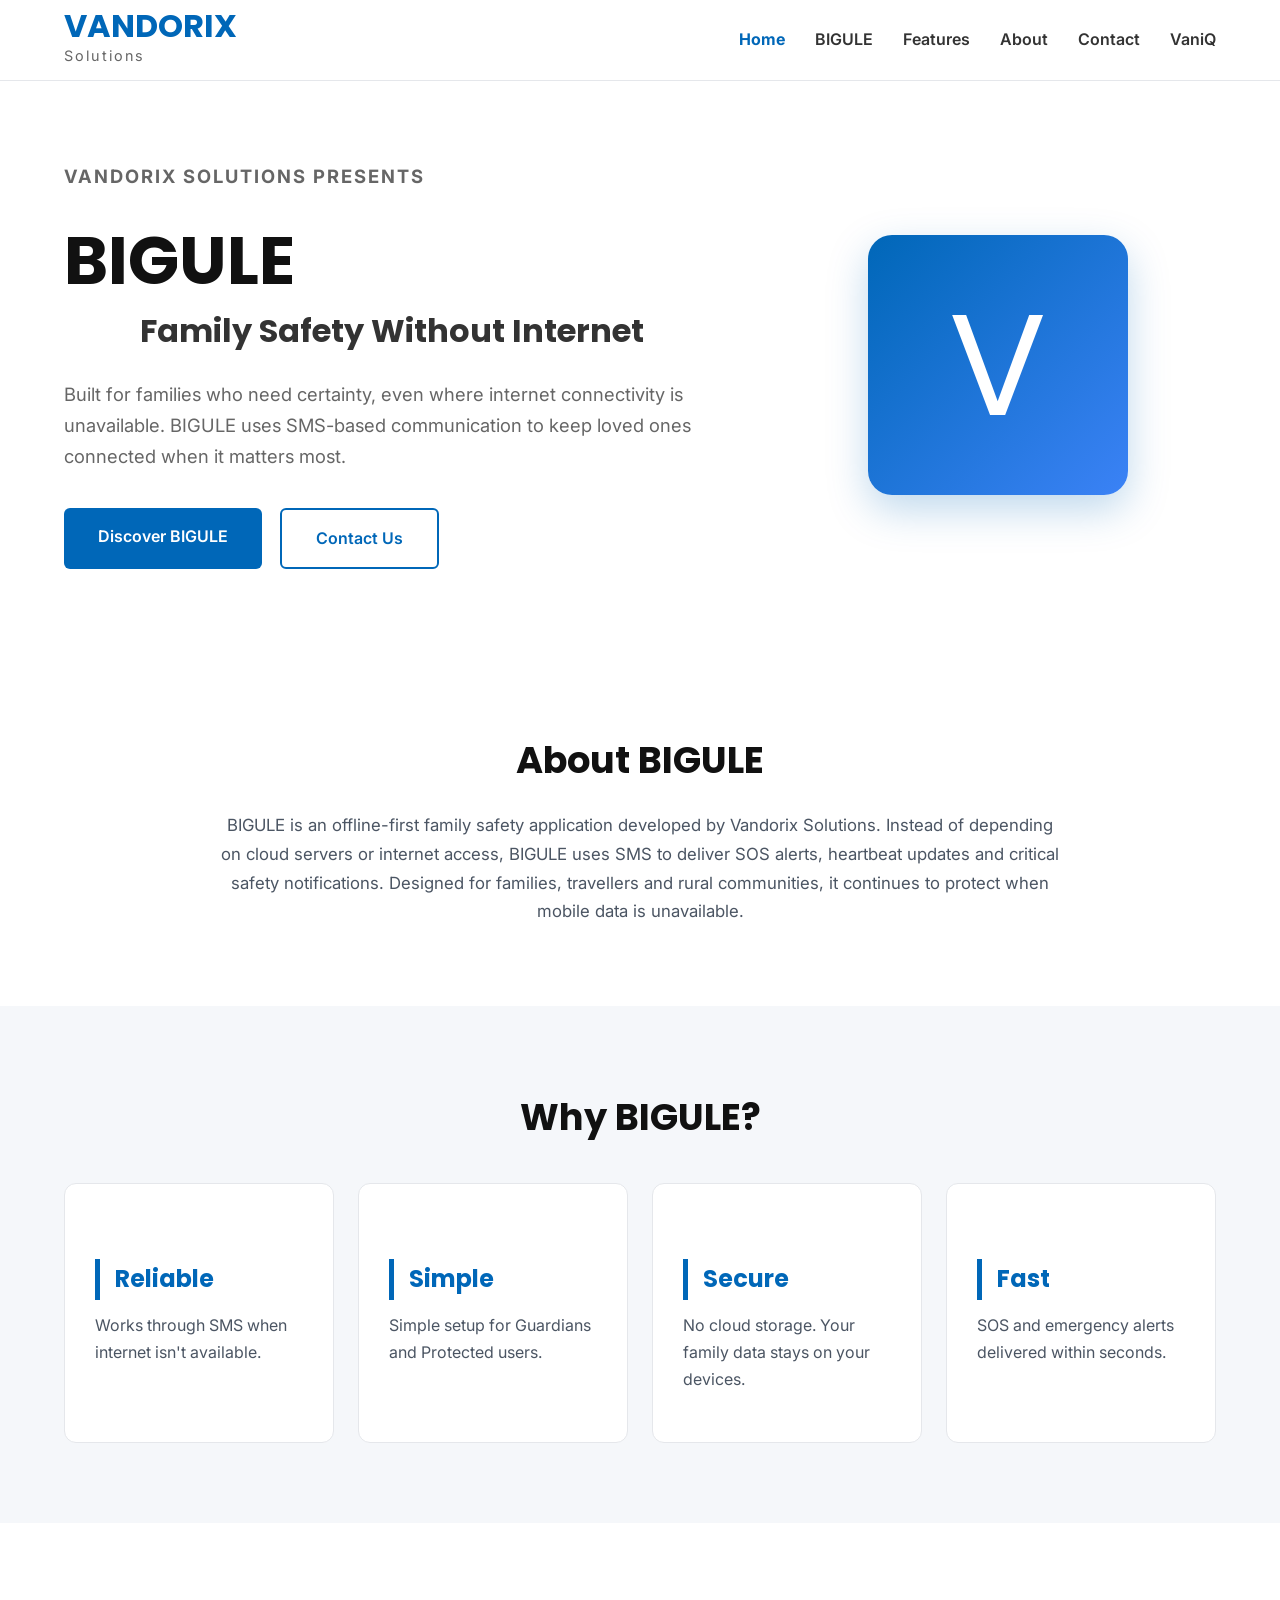
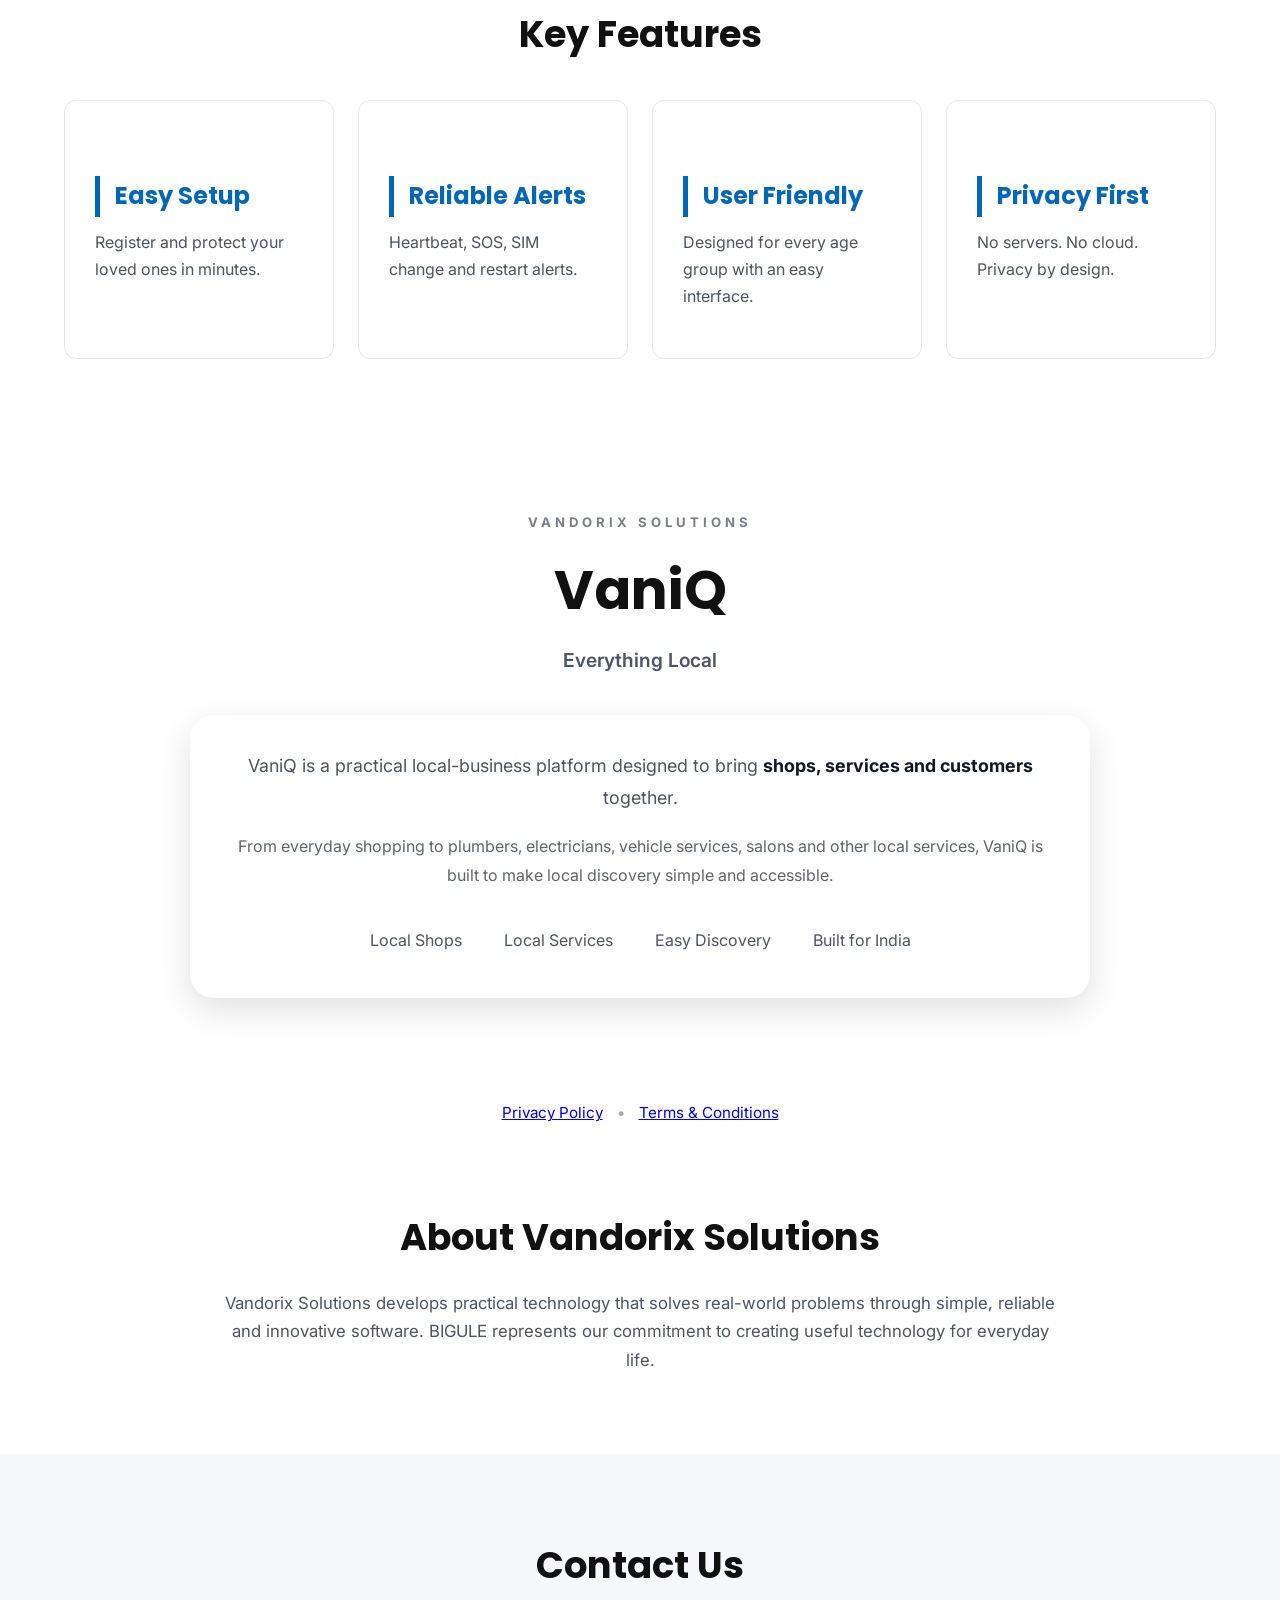
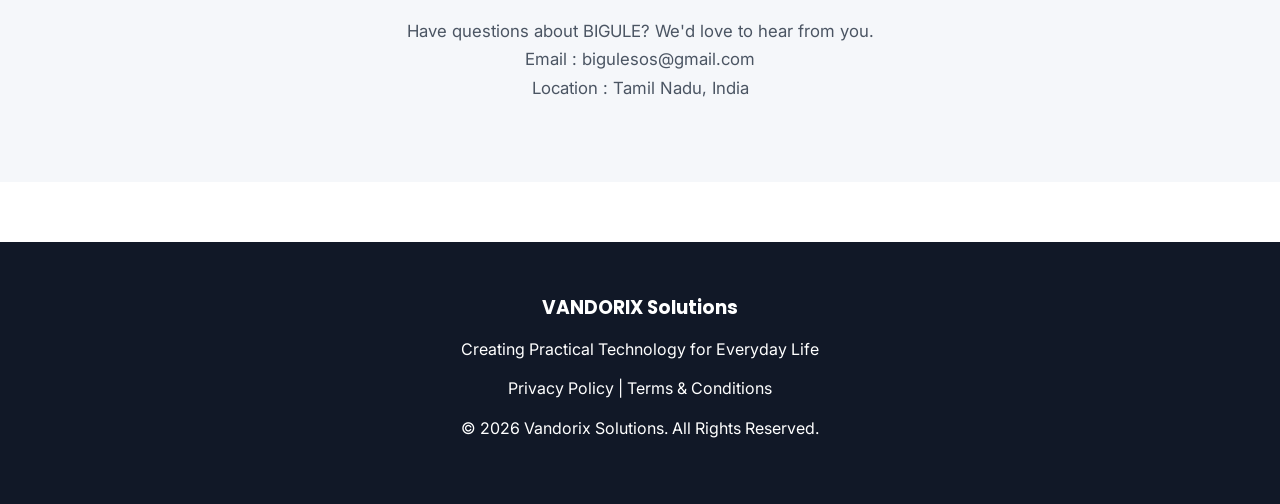
<file: index.html>
<!DOCTYPE html>

<html lang="en">
<head>
<meta charset="utf-8"/>
<meta name="google-site-verification" content="G8jQSMLVCqIazuwbc7bWKa-C3unbsn2ge3dmYEfbjPw" />
<meta content="width=device-width, initial-scale=1.0" name="viewport"/>
<title>Vandorix Solutions | BIGULE &amp; VaniQ</title>
<meta content="Vandorix Solutions - Creating Practical Technology for Everyday Life" name="description"/>
<link href="css/style.css" rel="stylesheet"/>
<link href="css/responsive.css" rel="stylesheet"/>
</head>
<body>
<header>
<div class="container">
<div class="logo">
<h1>VANDORIX</h1>
<span>Solutions</span>
</div>
<button aria-label="Menu" class="menu-toggle">☰</button><nav class="nav-menu">
<ul>
<li><a href="#home">Home</a></li>
<li><a href="#bigule">BIGULE</a></li>
<li><a href="#features">Features</a></li>
<li><a href="#about">About</a></li>
<li><a href="#contact">Contact</a></li>

<li><a href="#vaniq">VaniQ</a></li>
</ul>
</nav>
</div>
</header>
<section class="hero" id="home">
<div class="container hero-grid">
<div class="hero-left">
<p class="small-title">VANDORIX SOLUTIONS PRESENTS</p>
<h1>BIGULE</h1>
<h2>Family Safety Without Internet</h2>
<p>
      Built for families who need certainty, even where internet connectivity is unavailable.
      BIGULE uses SMS-based communication to keep loved ones connected when it matters most.
      </p>
<div class="hero-buttons">
<a class="btn" href="#bigule">Discover BIGULE</a>
<a class="btn btn-outline" href="#contact">Contact Us</a>
</div>
</div>
<div class="hero-right">
<div class="hero-logo">V</div>
</div>
</div>
</section>
<section id="bigule">
<div class="container">
<h2>About BIGULE</h2>
<p>
    BIGULE is an offline-first family safety application developed by
    Vandorix Solutions. Instead of depending on cloud servers or internet access,
    BIGULE uses SMS to deliver SOS alerts, heartbeat updates and critical safety
    notifications. Designed for families, travellers and rural communities, it
    continues to protect when mobile data is unavailable.
    </p>
</div>
</section>
<section class="features" id="features">
<div class="container">
<h2>Why BIGULE?</h2>
<div class="feature-grid">
<div class="feature">
<h3>Reliable</h3>
<p>Works through SMS when internet isn't available.</p>
</div>
<div class="feature">
<h3>Simple</h3>
<p>Simple setup for Guardians and Protected users.</p>
</div>
<div class="feature">
<h3>Secure</h3>
<p>No cloud storage. Your family data stays on your devices.</p>
</div>
<div class="feature">
<h3>Fast</h3>
<p>SOS and emergency alerts delivered within seconds.</p>
</div>
</div>
</div>
</section>
<section>
<div class="container">
<h2>Key Features</h2>
<div class="feature-grid">
<div class="feature">
<h3>Easy Setup</h3>
<p>Register and protect your loved ones in minutes.</p>
</div>
<div class="feature">
<h3>Reliable Alerts</h3>
<p>Heartbeat, SOS, SIM change and restart alerts.</p>
</div>
<div class="feature">
<h3>User Friendly</h3>
<p>Designed for every age group with an easy interface.</p>
</div>
<div class="feature">
<h3>Privacy First</h3>
<p>No servers. No cloud. Privacy by design.</p>
</div>
</div>
</div>
</section>

<!-- VANIQ_START -->
<section id="vaniq" aria-labelledby="vaniq-title" style="padding:72px 20px;">
  <div style="max-width:1050px;margin:0 auto;">
    <div style="text-align:center;margin-bottom:38px;">
      <div style="font-size:.82rem;letter-spacing:4px;font-weight:700;opacity:.75;">VANDORIX SOLUTIONS</div>
      <h2 id="vaniq-title" style="margin:10px 0 8px;font-size:clamp(2rem,5vw,3.4rem);">VaniQ</h2>
      <p style="margin:0;font-size:1.2rem;font-weight:600;">Everything Local</p>
    </div>

    <div style="max-width:900px;margin:0 auto;padding:34px;border-radius:24px;
                background:rgba(255,255,255,.06);border:1px solid rgba(255,255,255,.14);
                box-shadow:0 12px 35px rgba(0,0,0,.12);">
      <p style="font-size:1.12rem;line-height:1.8;margin:0 0 18px;text-align:center;">
        VaniQ is a practical local-business platform designed to bring
        <strong>shops, services and customers</strong> together.
      </p>
      <p style="line-height:1.8;margin:0;text-align:center;opacity:.9;">
        From everyday shopping to plumbers, electricians, vehicle services,
        salons and other local services, VaniQ is built to make local discovery
        simple and accessible.
      </p>

      <div style="display:flex;flex-wrap:wrap;gap:12px;justify-content:center;margin-top:28px;">
        <span style="padding:9px 15px;border-radius:999px;background:rgba(255,255,255,.08);">Local Shops</span>
        <span style="padding:9px 15px;border-radius:999px;background:rgba(255,255,255,.08);">Local Services</span>
        <span style="padding:9px 15px;border-radius:999px;background:rgba(255,255,255,.08);">Easy Discovery</span>
        <span style="padding:9px 15px;border-radius:999px;background:rgba(255,255,255,.08);">Built for India</span>
      </div>
    </div>
  </div>
</section>

      <div style="text-align:center;margin-top:30px;font-size:.95rem;">
        <a href="privacy.html">Privacy Policy</a>
        <span style="opacity:.5;margin:0 10px;">•</span>
        <a href="terms.html">Terms &amp; Conditions</a>
      </div>

<!-- VANIQ_END -->

<section id="about">
<div class="container">
<h2>About Vandorix Solutions</h2>
<p>
Vandorix Solutions develops practical technology that solves
real-world problems through simple, reliable and innovative software.
BIGULE represents our commitment to creating useful technology
for everyday life.
</p>
</div>
</section>
<section id="contact">
<div class="container">
<h2>Contact Us</h2>
<p>Have questions about BIGULE? We'd love to hear from you.</p>
<p>Email : bigulesos@gmail.com</p>
<p>Location : Tamil Nadu, India</p>
</div>
</section>
<footer>
<div class="container">
<h3>VANDORIX Solutions</h3>
<p>Creating Practical Technology for Everyday Life</p>
<p>
<a href="privacy.html">Privacy Policy</a> |
<a href="terms.html">Terms &amp; Conditions</a>
<p>
<p>
© <span class="copyright-year"></span>
Vandorix Solutions.
All Rights Reserved.
</p></p></p></div>
</footer>
<script src="js/main.js"></script>
</body>
</html>
</file>
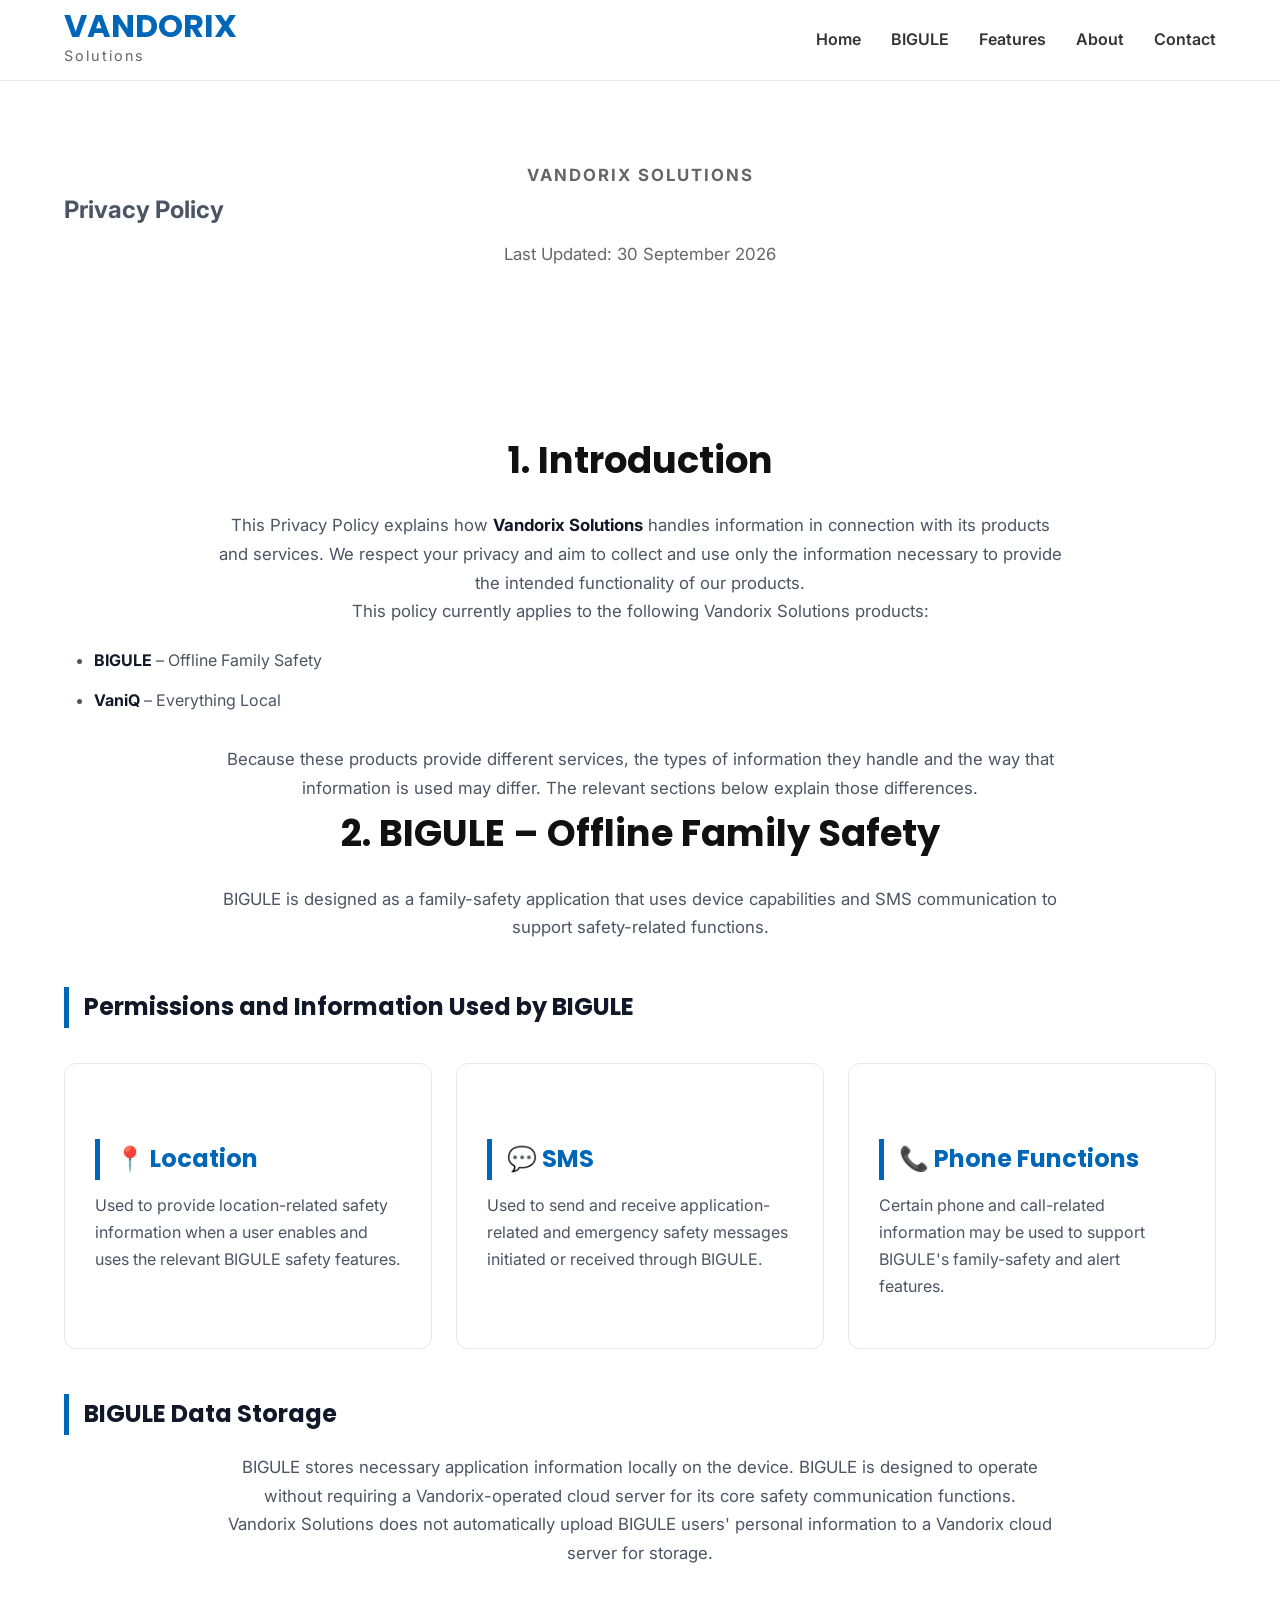
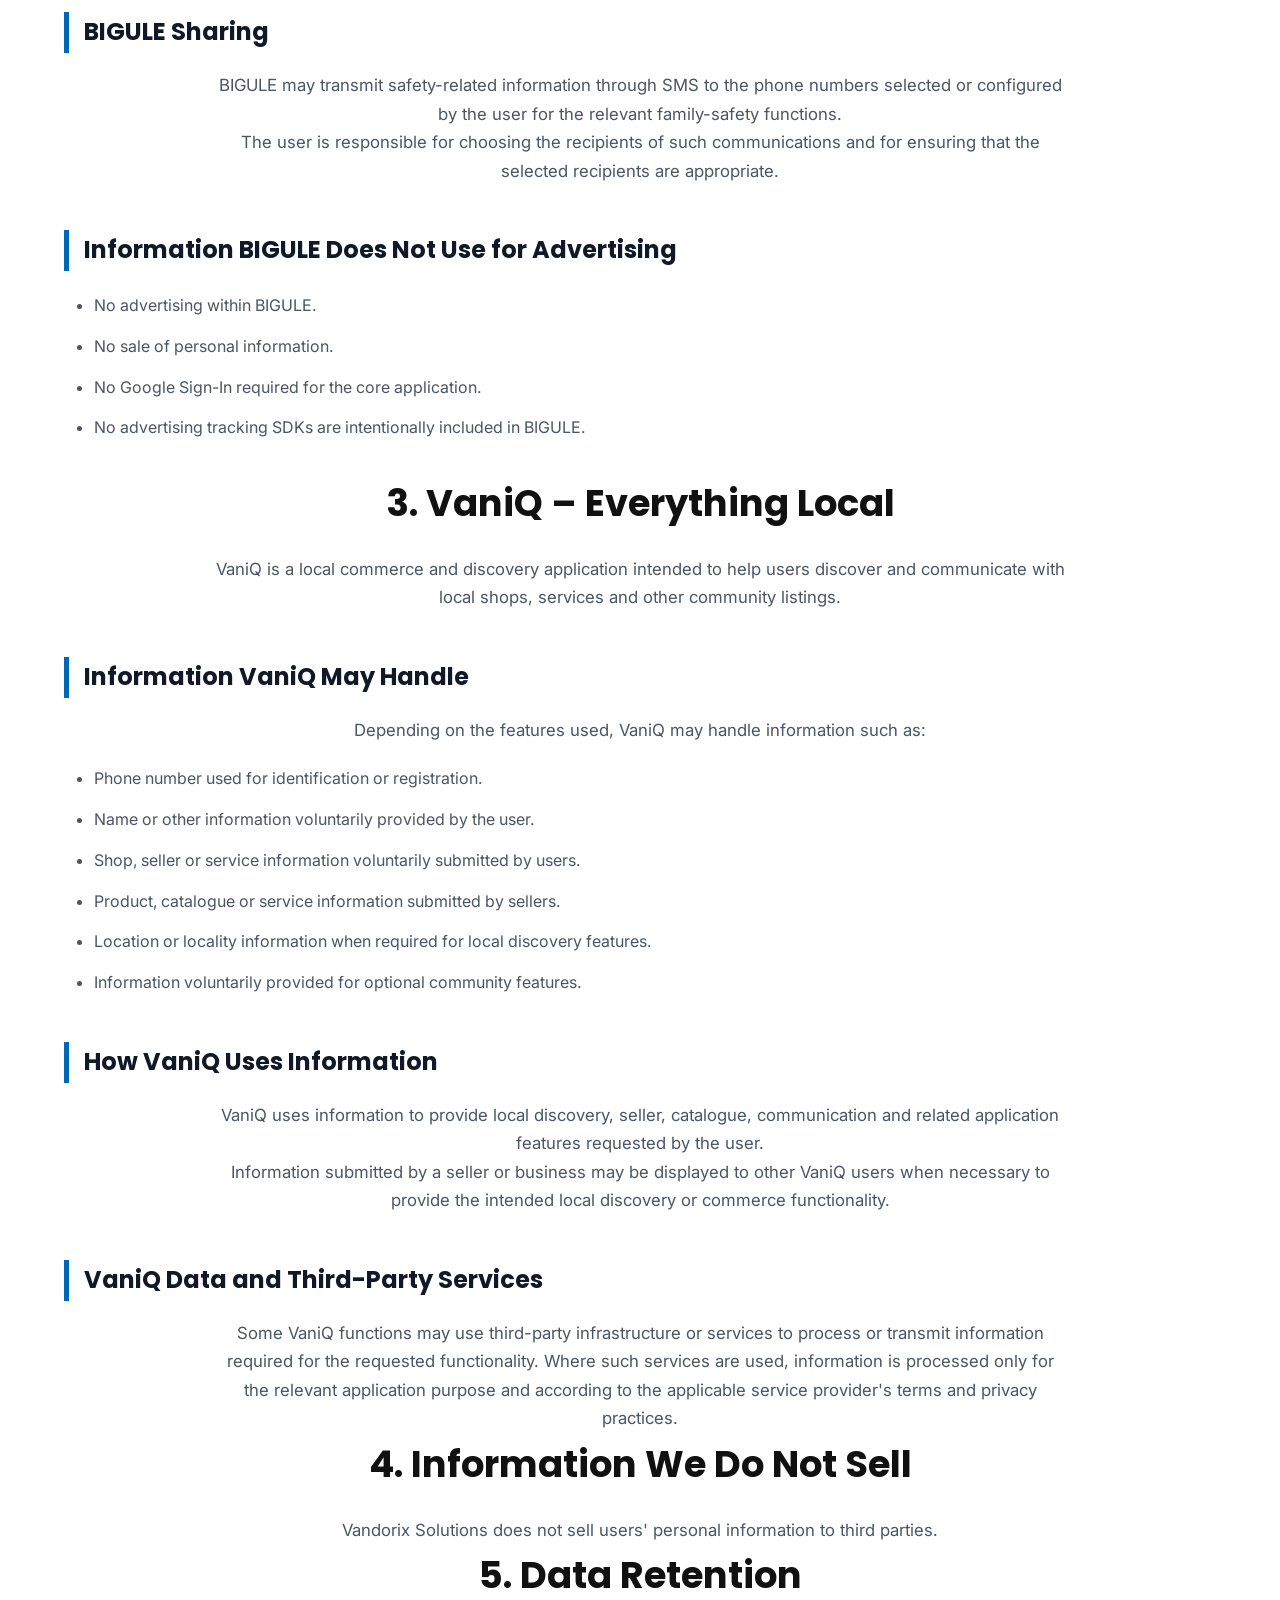
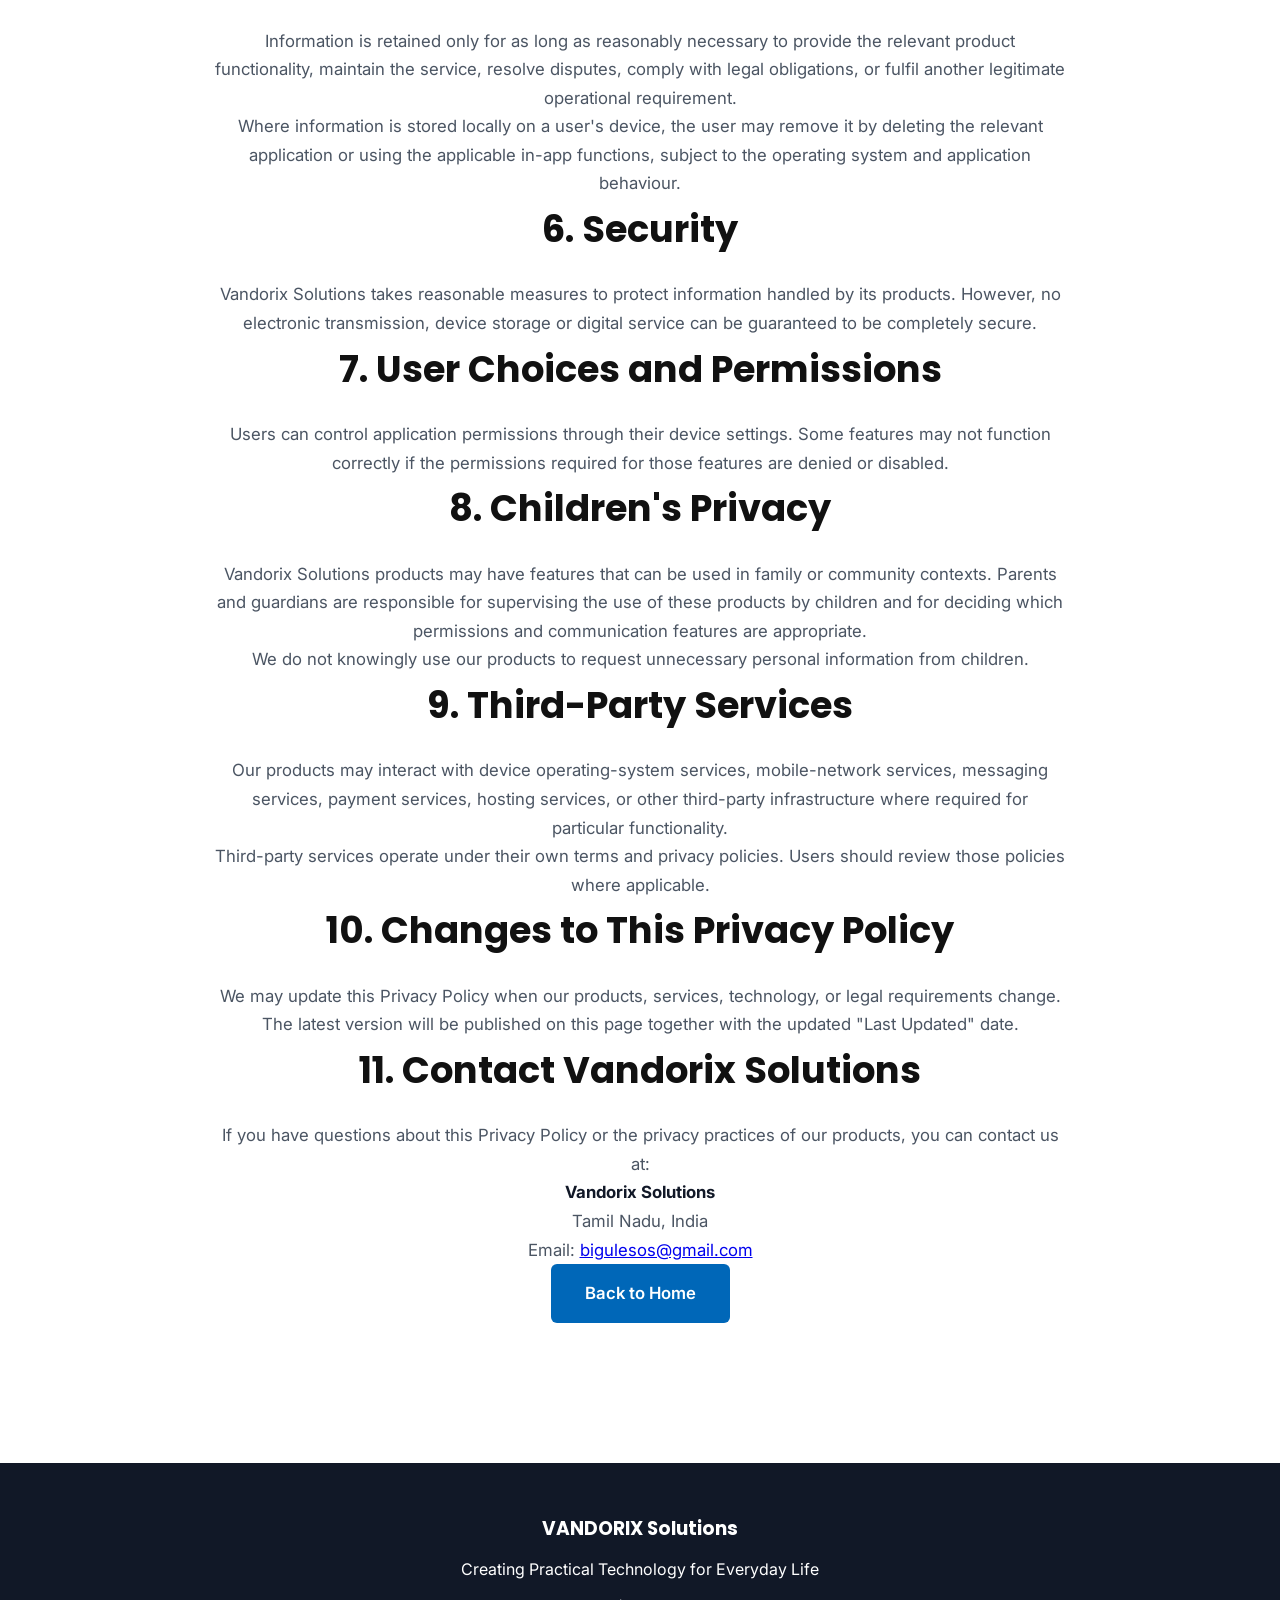
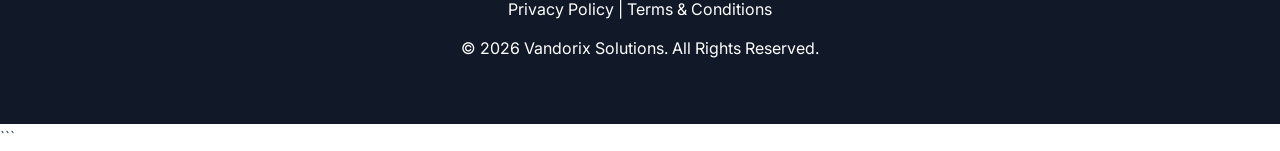
<file: privacy.html>
<!DOCTYPE html>

<html lang="en">
<head>
<meta charset="utf-8"/>
<meta content="width=device-width, initial-scale=1.0" name="viewport"/>
<title>Privacy Policy | Vandorix Solutions</title>
<link href="css/style.css" rel="stylesheet"/>
<link href="css/responsive.css" rel="stylesheet"/>
</head>

<body>

<header>
<div class="container">

<div class="logo">
<h1>VANDORIX</h1>
<span>Solutions</span>
</div>

<button aria-label="Menu" class="menu-toggle">☰</button>

<nav class="nav-menu">
<ul>
<li><a href="index.html">Home</a></li>
<li><a href="index.html#bigule">BIGULE</a></li>
<li><a href="index.html#features">Features</a></li>
<li><a href="index.html#about">About</a></li>
<li><a href="index.html#contact">Contact</a></li>
</ul>
</nav>

</div>
</header>


<section class="hero">
<div class="container">

<p class="small-title">VANDORIX SOLUTIONS</p>

<h1>Privacy Policy</h1>

<p>Last Updated: 30 September 2026</p>

</div>
</section>


<section>
<div class="container">

<h2>1. Introduction</h2>

<p>
This Privacy Policy explains how <strong>Vandorix Solutions</strong>
handles information in connection with its products and services.
We respect your privacy and aim to collect and use only the information
necessary to provide the intended functionality of our products.
</p>

<p>
This policy currently applies to the following Vandorix Solutions products:
</p>

<ul>
<li><strong>BIGULE</strong> – Offline Family Safety</li>
<li><strong>VaniQ</strong> – Everything Local</li>
</ul>

<p>
Because these products provide different services, the types of information
they handle and the way that information is used may differ. The relevant
sections below explain those differences.
</p>


<h2>2. BIGULE – Offline Family Safety</h2>

<p>
BIGULE is designed as a family-safety application that uses device
capabilities and SMS communication to support safety-related functions.
</p>


<h3>Permissions and Information Used by BIGULE</h3>

<div class="feature-grid">

<div class="feature">
<h3>📍 Location</h3>
<p>
Used to provide location-related safety information when a user enables
and uses the relevant BIGULE safety features.
</p>
</div>

<div class="feature">
<h3>💬 SMS</h3>
<p>
Used to send and receive application-related and emergency safety
messages initiated or received through BIGULE.
</p>
</div>

<div class="feature">
<h3>📞 Phone Functions</h3>
<p>
Certain phone and call-related information may be used to support
BIGULE's family-safety and alert features.
</p>
</div>

</div>


<h3>BIGULE Data Storage</h3>

<p>
BIGULE stores necessary application information locally on the device.
BIGULE is designed to operate without requiring a Vandorix-operated
cloud server for its core safety communication functions.
</p>

<p>
Vandorix Solutions does not automatically upload BIGULE users'
personal information to a Vandorix cloud server for storage.
</p>


<h3>BIGULE Sharing</h3>

<p>
BIGULE may transmit safety-related information through SMS to the
phone numbers selected or configured by the user for the relevant
family-safety functions.
</p>

<p>
The user is responsible for choosing the recipients of such
communications and for ensuring that the selected recipients are
appropriate.
</p>


<h3>Information BIGULE Does Not Use for Advertising</h3>

<ul>
<li>No advertising within BIGULE.</li>
<li>No sale of personal information.</li>
<li>No Google Sign-In required for the core application.</li>
<li>No advertising tracking SDKs are intentionally included in BIGULE.</li>
</ul>


<h2>3. VaniQ – Everything Local</h2>

<p>
VaniQ is a local commerce and discovery application intended to help
users discover and communicate with local shops, services and other
community listings.
</p>


<h3>Information VaniQ May Handle</h3>

<p>
Depending on the features used, VaniQ may handle information such as:
</p>

<ul>
<li>Phone number used for identification or registration.</li>
<li>Name or other information voluntarily provided by the user.</li>
<li>Shop, seller or service information voluntarily submitted by users.</li>
<li>Product, catalogue or service information submitted by sellers.</li>
<li>Location or locality information when required for local discovery features.</li>
<li>Information voluntarily provided for optional community features.</li>
</ul>


<h3>How VaniQ Uses Information</h3>

<p>
VaniQ uses information to provide local discovery, seller, catalogue,
communication and related application features requested by the user.
</p>

<p>
Information submitted by a seller or business may be displayed to other
VaniQ users when necessary to provide the intended local discovery or
commerce functionality.
</p>


<h3>VaniQ Data and Third-Party Services</h3>

<p>
Some VaniQ functions may use third-party infrastructure or services to
process or transmit information required for the requested functionality.
Where such services are used, information is processed only for the
relevant application purpose and according to the applicable service
provider's terms and privacy practices.
</p>


<h2>4. Information We Do Not Sell</h2>

<p>
Vandorix Solutions does not sell users' personal information to third
parties.
</p>


<h2>5. Data Retention</h2>

<p>
Information is retained only for as long as reasonably necessary to
provide the relevant product functionality, maintain the service,
resolve disputes, comply with legal obligations, or fulfil another
legitimate operational requirement.
</p>

<p>
Where information is stored locally on a user's device, the user may
remove it by deleting the relevant application or using the applicable
in-app functions, subject to the operating system and application
behaviour.
</p>


<h2>6. Security</h2>

<p>
Vandorix Solutions takes reasonable measures to protect information
handled by its products. However, no electronic transmission, device
storage or digital service can be guaranteed to be completely secure.
</p>


<h2>7. User Choices and Permissions</h2>

<p>
Users can control application permissions through their device settings.
Some features may not function correctly if the permissions required
for those features are denied or disabled.
</p>


<h2>8. Children's Privacy</h2>

<p>
Vandorix Solutions products may have features that can be used in
family or community contexts. Parents and guardians are responsible
for supervising the use of these products by children and for deciding
which permissions and communication features are appropriate.
</p>

<p>
We do not knowingly use our products to request unnecessary personal
information from children.
</p>


<h2>9. Third-Party Services</h2>

<p>
Our products may interact with device operating-system services,
mobile-network services, messaging services, payment services,
hosting services, or other third-party infrastructure where required
for particular functionality.
</p>

<p>
Third-party services operate under their own terms and privacy policies.
Users should review those policies where applicable.
</p>


<h2>10. Changes to This Privacy Policy</h2>

<p>
We may update this Privacy Policy when our products, services,
technology, or legal requirements change.
</p>

<p>
The latest version will be published on this page together with the
updated "Last Updated" date.
</p>


<h2>11. Contact Vandorix Solutions</h2>

<p>
If you have questions about this Privacy Policy or the privacy practices
of our products, you can contact us at:
</p>

<p>
<strong>Vandorix Solutions</strong><br/>
Tamil Nadu, India<br/>
Email: <a href="mailto:bigulesos@gmail.com">bigulesos@gmail.com</a>
</p>

<p>
<a class="btn" href="index.html">Back to Home</a>
</p>

</div>
</section>


<footer>
<div class="container">

<h3>VANDORIX Solutions</h3>

<p>Creating Practical Technology for Everyday Life</p>

<p>
<a href="privacy.html">Privacy Policy</a> |
<a href="terms.html">Terms &amp; Conditions</a>
</p>

<p>© 2026 Vandorix Solutions. All Rights Reserved.</p>

</div>
</footer>

<script src="js/main.js"></script>

</body>
</html>
```
</file>
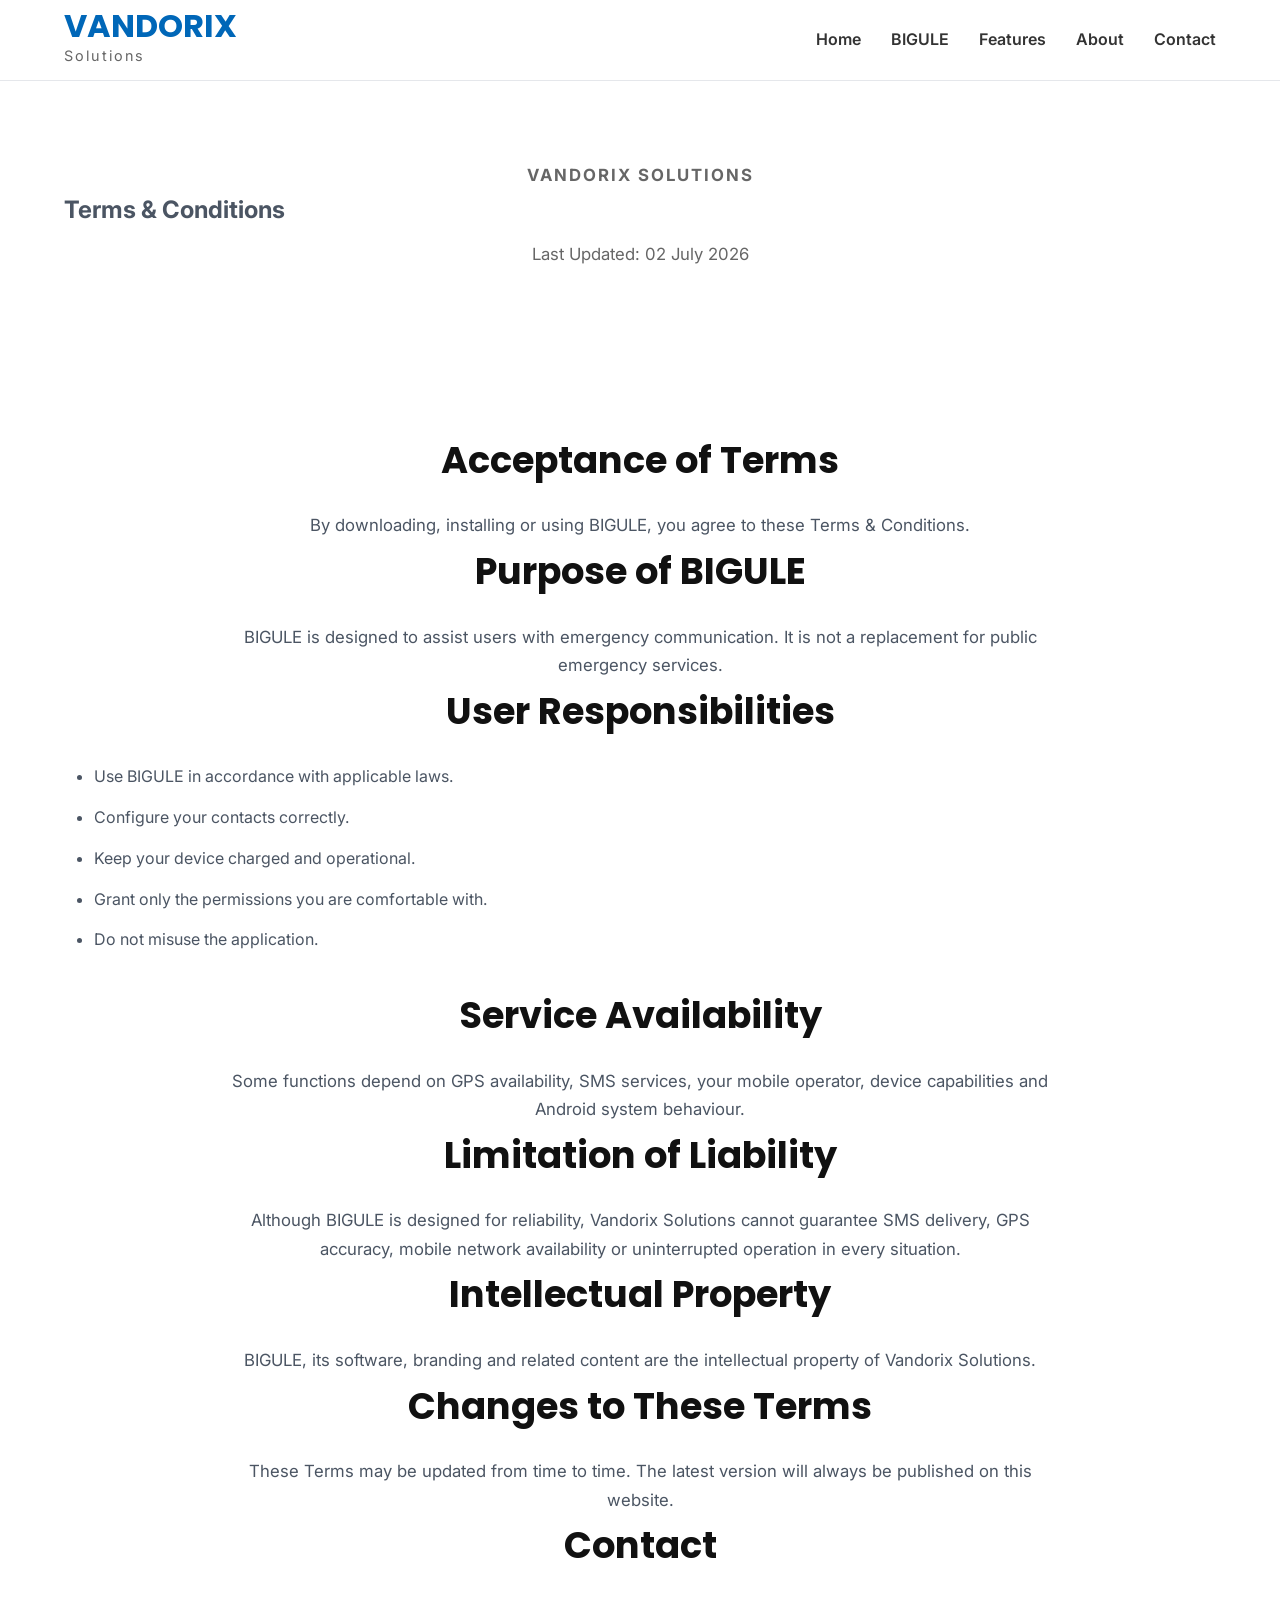
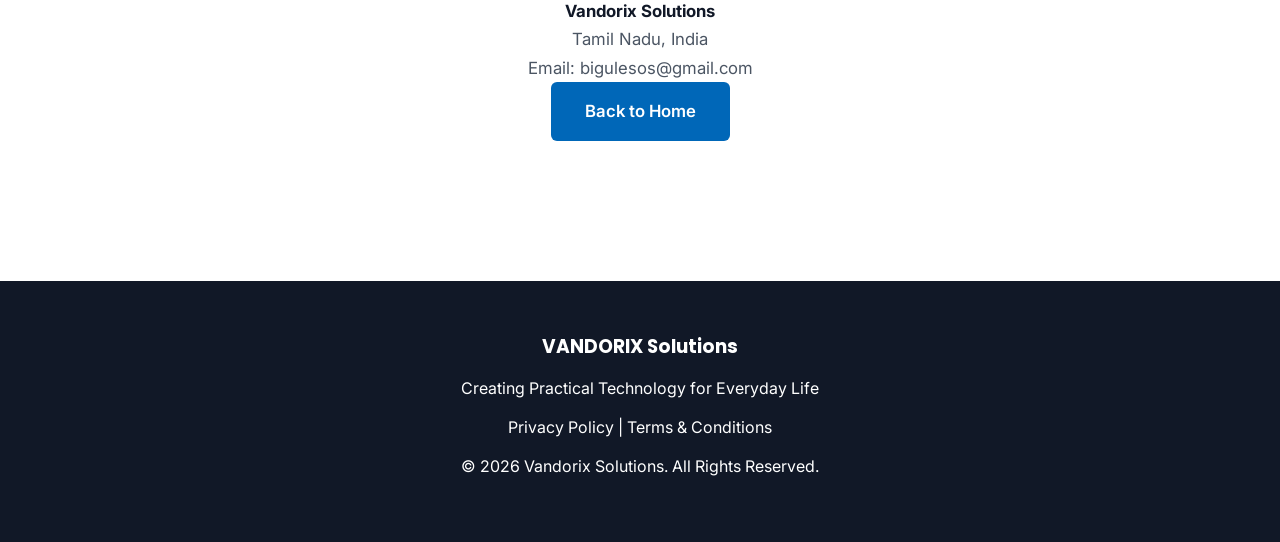
<file: terms.html>
<!DOCTYPE html>

<html lang="en">
<head>
<meta charset="utf-8"/>
<meta content="width=device-width, initial-scale=1.0" name="viewport"/>
<title>Terms &amp; Conditions | BIGULE | Vandorix Solutions</title>
<link href="css/style.css" rel="stylesheet"/>
<link href="css/responsive.css" rel="stylesheet"/>
</head>
<body>
<header>
<div class="container">
<div class="logo">
<h1>VANDORIX</h1>
<span>Solutions</span>
</div>
<button aria-label="Menu" class="menu-toggle">☰</button><nav class="nav-menu">
<ul>
<li><a href="index.html">Home</a></li>
<li><a href="index.html#bigule">BIGULE</a></li>
<li><a href="index.html#features">Features</a></li>
<li><a href="index.html#about">About</a></li>
<li><a href="index.html#contact">Contact</a></li>
</ul>
</nav>
</div>
</header>
<section class="hero">
<div class="container">
<p class="small-title">VANDORIX SOLUTIONS</p>
<h1>Terms &amp; Conditions</h1>
<p>Last Updated: 02 July 2026</p>
</div>
</section>
<section>
<div class="container">
<h2>Acceptance of Terms</h2>
<p>By downloading, installing or using BIGULE, you agree to these Terms &amp; Conditions.</p>
<h2>Purpose of BIGULE</h2>
<p>BIGULE is designed to assist users with emergency communication. It is not a replacement for public emergency services.</p>
<h2>User Responsibilities</h2>
<ul>
<li>Use BIGULE in accordance with applicable laws.</li>
<li>Configure your contacts correctly.</li>
<li>Keep your device charged and operational.</li>
<li>Grant only the permissions you are comfortable with.</li>
<li>Do not misuse the application.</li>
</ul>
<h2>Service Availability</h2>
<p>Some functions depend on GPS availability, SMS services, your mobile operator, device capabilities and Android system behaviour.</p>
<h2>Limitation of Liability</h2>
<p>Although BIGULE is designed for reliability, Vandorix Solutions cannot guarantee SMS delivery, GPS accuracy, mobile network availability or uninterrupted operation in every situation.</p>
<h2>Intellectual Property</h2>
<p>BIGULE, its software, branding and related content are the intellectual property of Vandorix Solutions.</p>
<h2>Changes to These Terms</h2>
<p>These Terms may be updated from time to time. The latest version will always be published on this website.</p>
<h2>Contact</h2>
<p><strong>Vandorix Solutions</strong><br/>Tamil Nadu, India<br/>Email: bigulesos@gmail.com</p>
<p><a class="btn" href="index.html">Back to Home</a></p>
</div>
</section>
<footer>
<div class="container">
<h3>VANDORIX Solutions</h3>
<p>Creating Practical Technology for Everyday Life</p>
<p>
<a href="privacy.html">Privacy Policy</a> |
          <a href="terms.html">Terms &amp; Conditions</a>
</p>
<p>© 2026 Vandorix Solutions. All Rights Reserved.</p>
</div>
</footer>
<script src="js/main.js"></script>
</body>
</html>
</file>
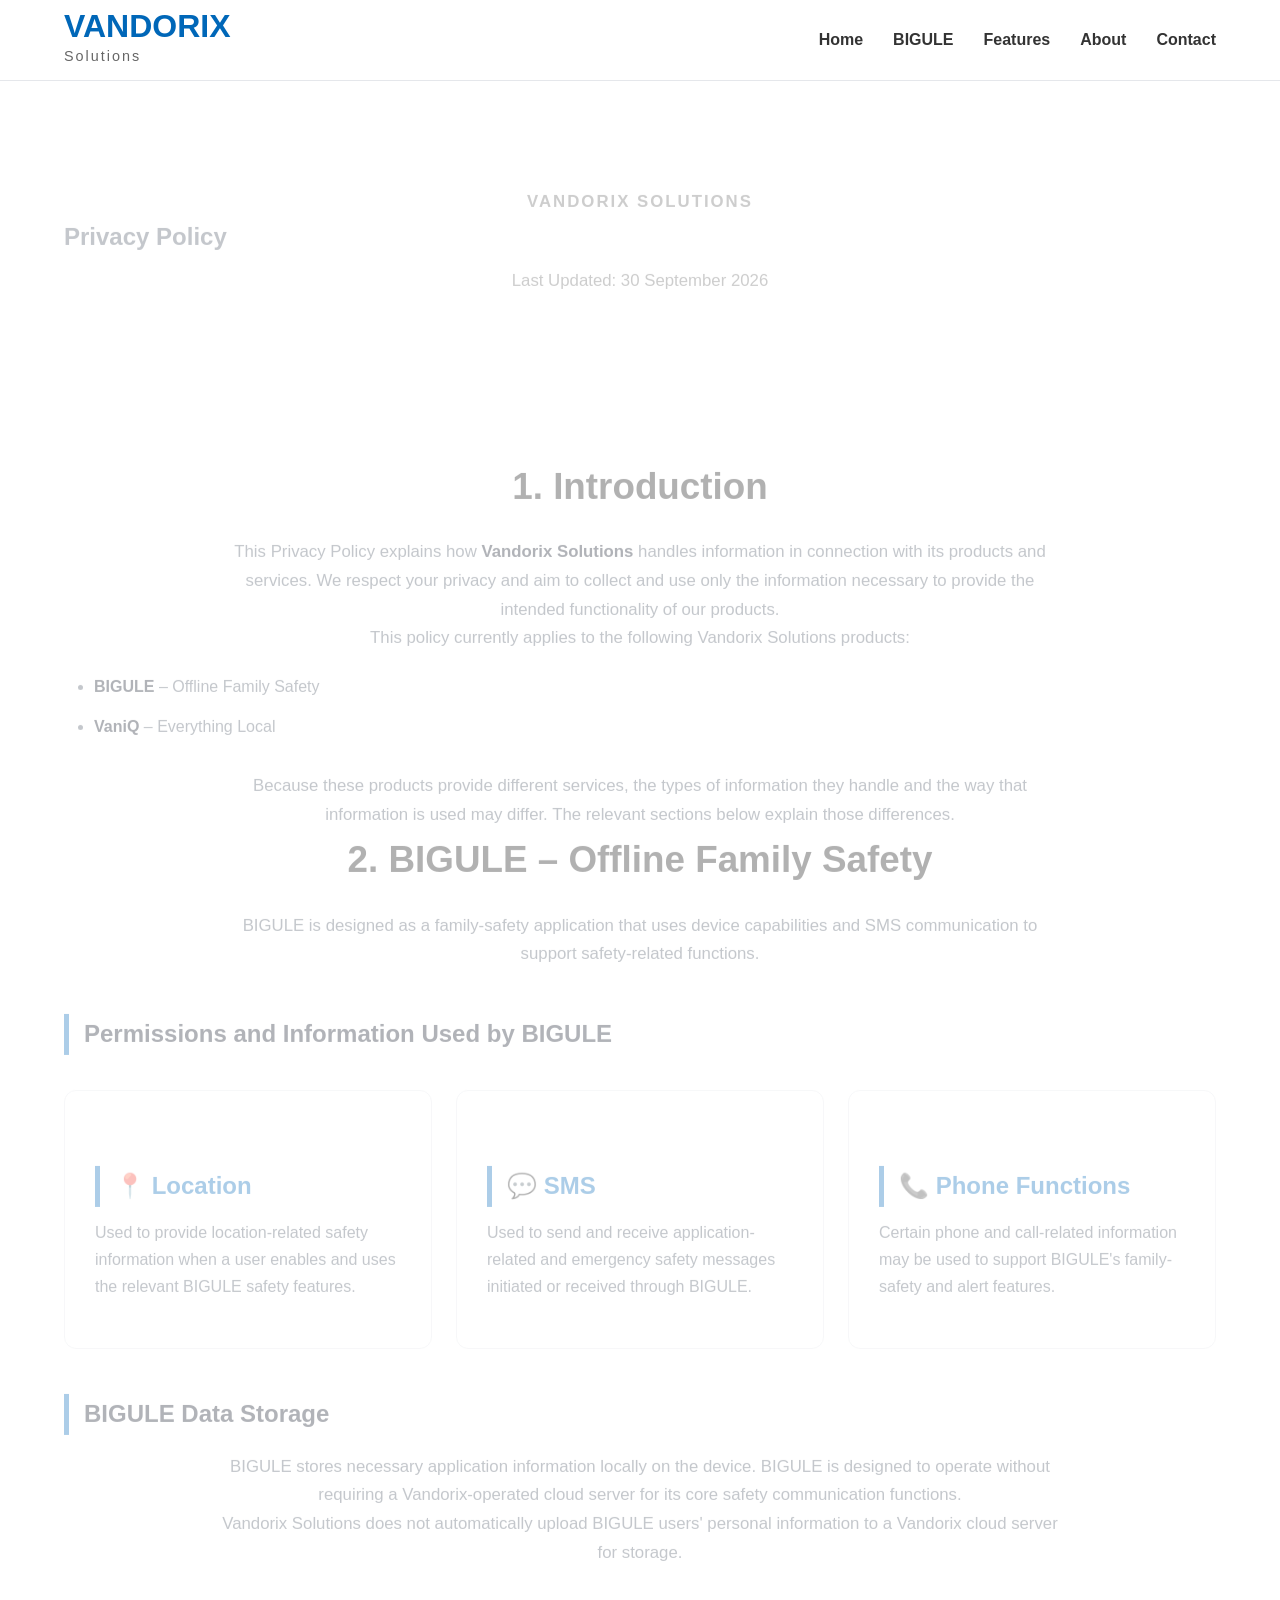
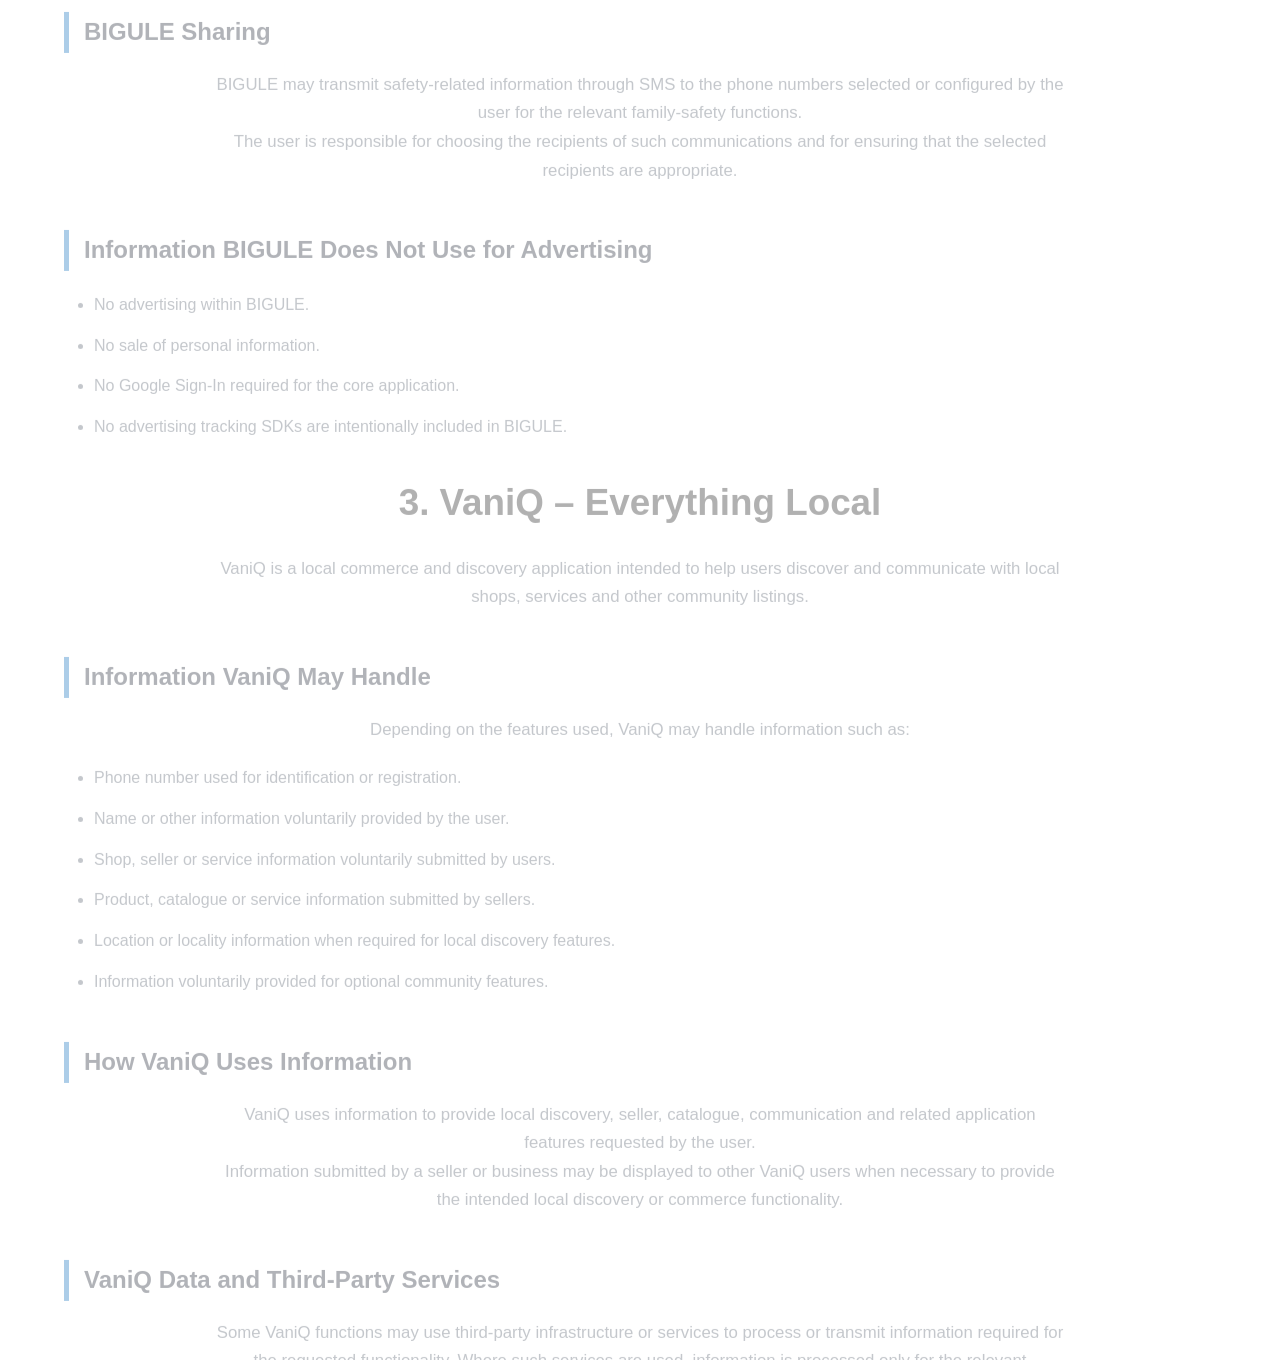
<file: vaniq-privacy.html>
<!DOCTYPE html>

<html lang="en">
<head>
<meta charset="utf-8"/>
<meta name="viewport" content="width=device-width, initial-scale=1.0"/>

<title>Privacy Policy | Vandorix Solutions</title>

<meta http-equiv="refresh" content="0; url=privacy.html"/>

<link rel="canonical" href="privacy.html"/>
</head>

<body>

<p>
Redirecting to the Vandorix Solutions Privacy Policy...
</p>

<p>
<a href="privacy.html">Continue to Privacy Policy</a>
</p>

</body>
</html>
</file>
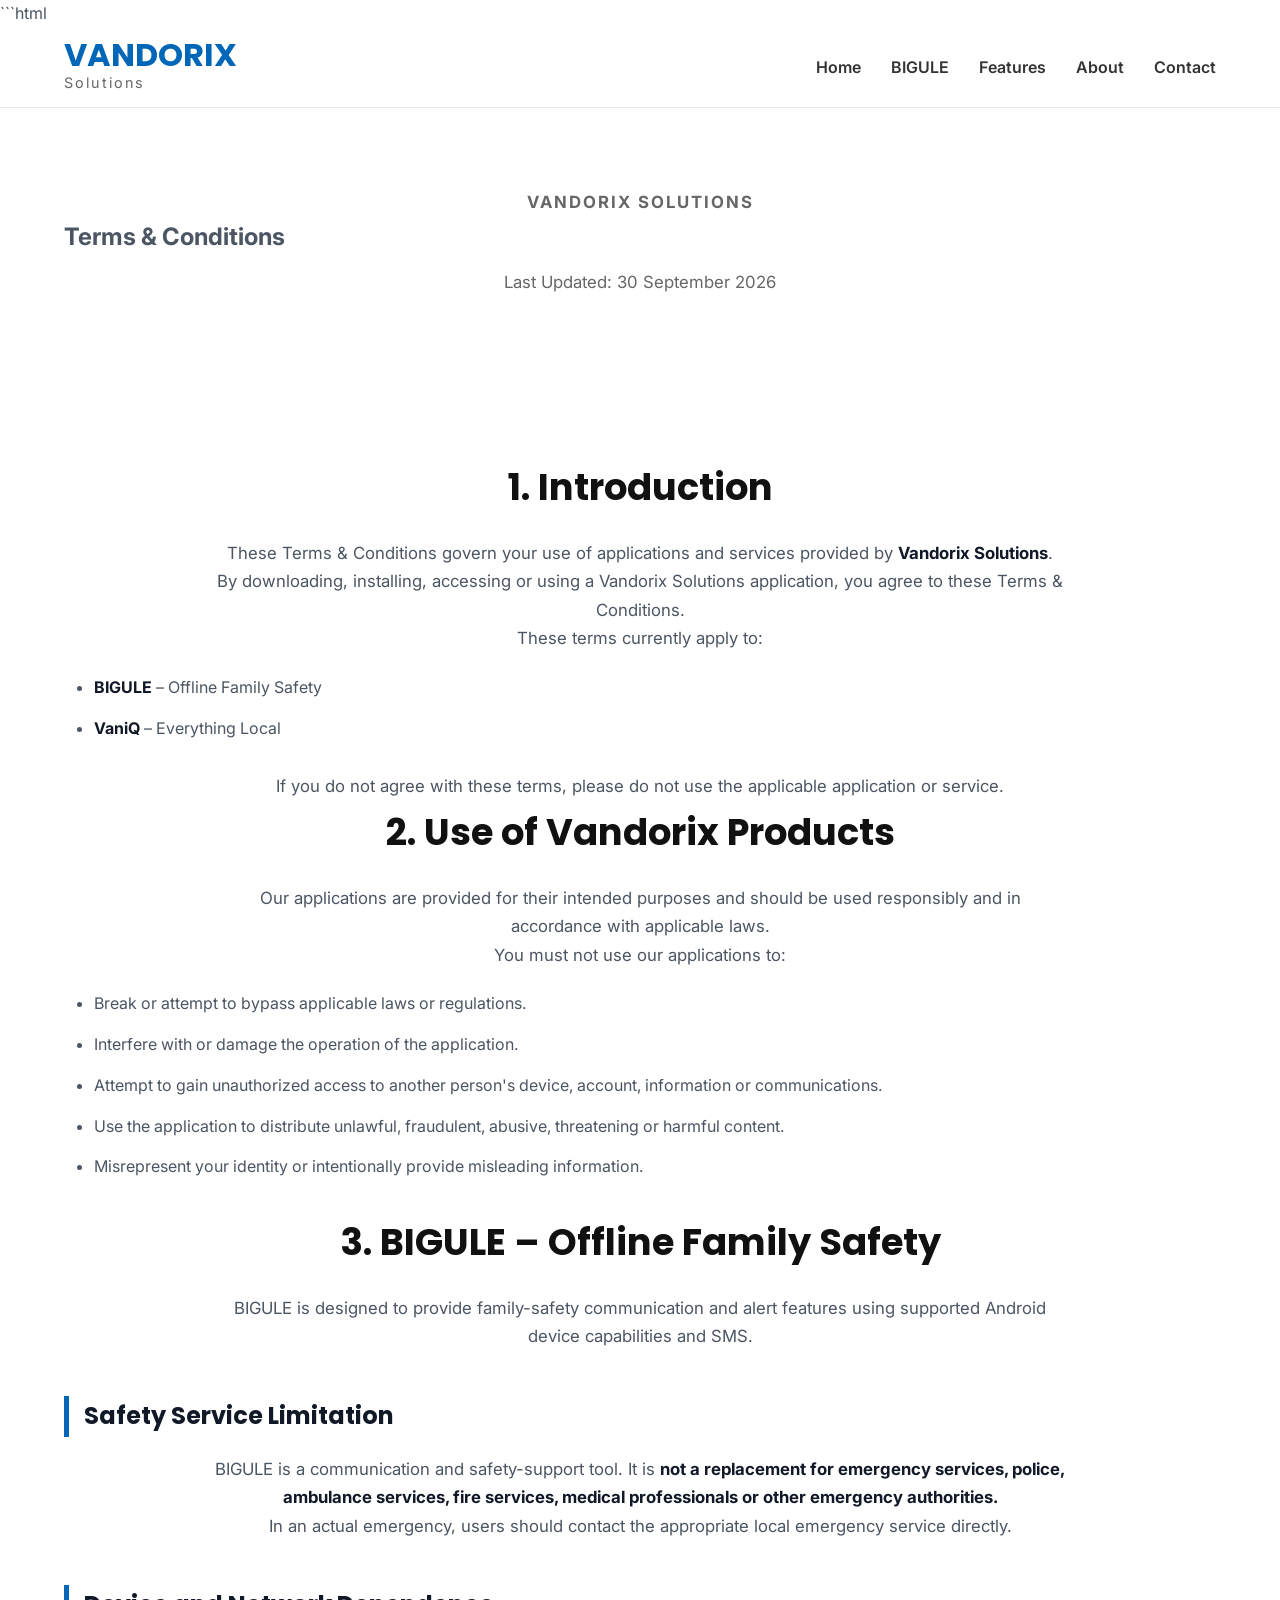
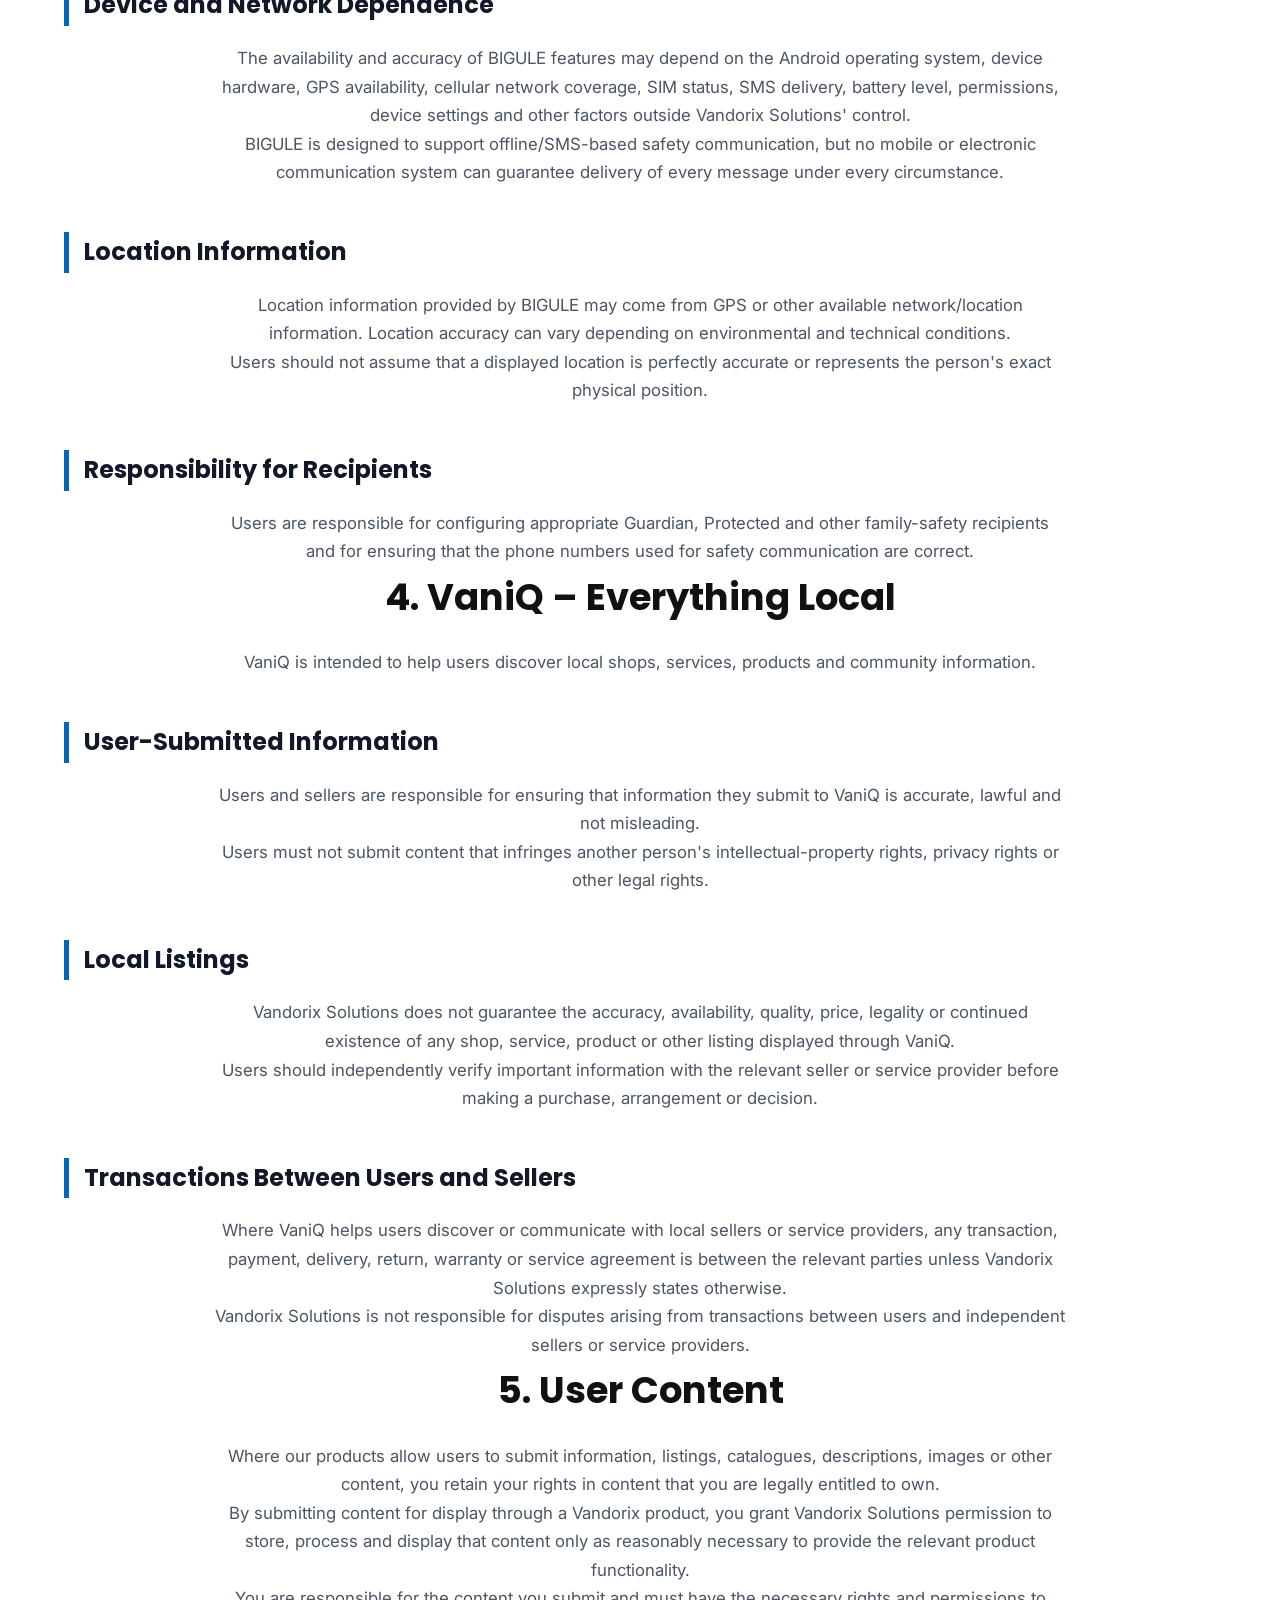
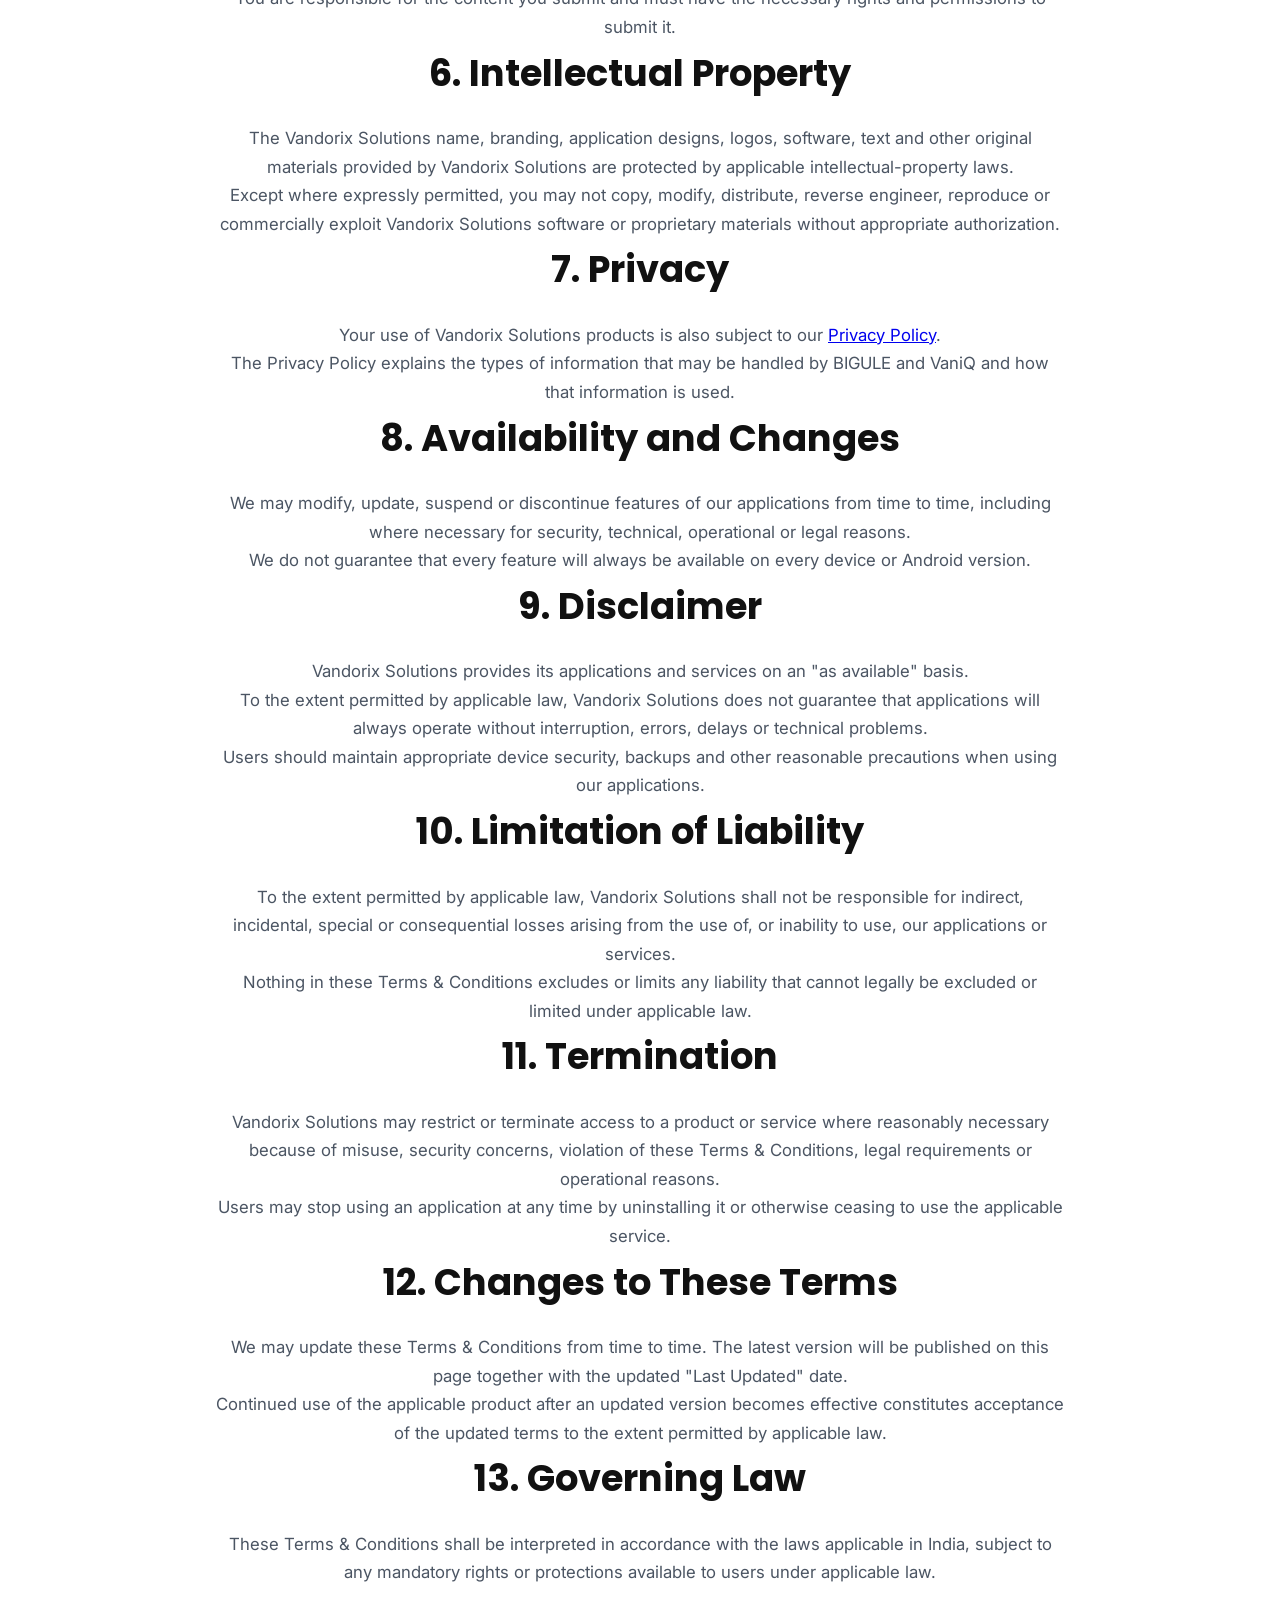
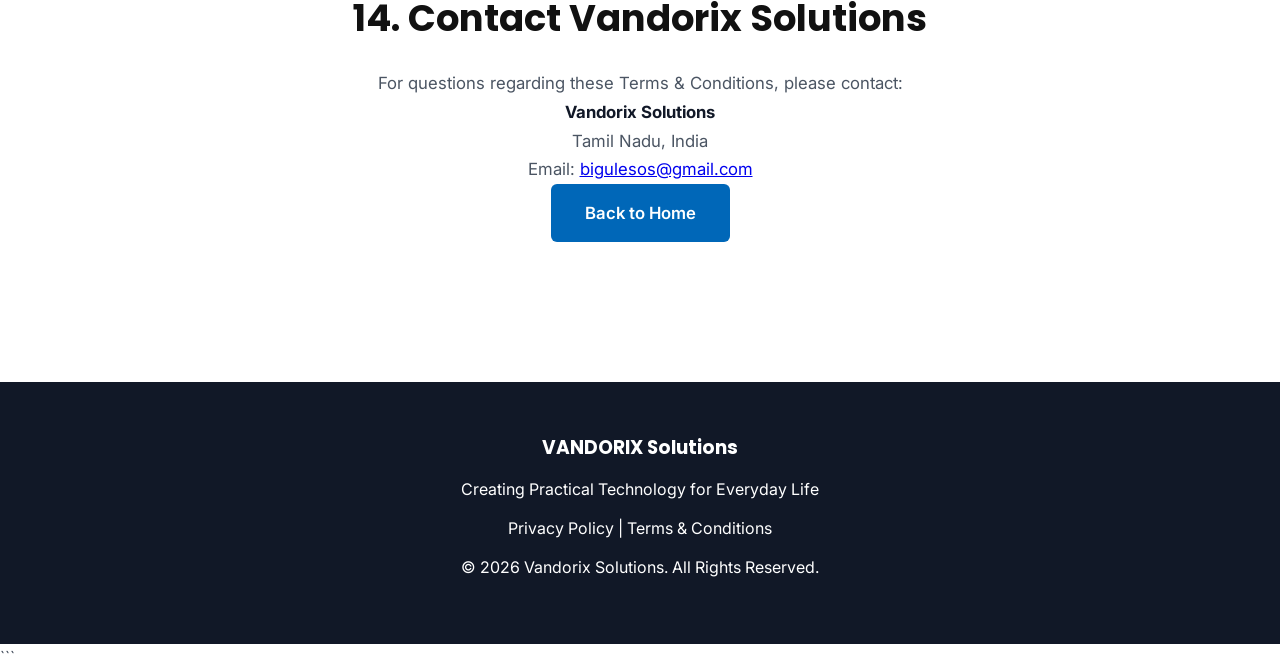
<file: vaniq-terms.html>
```html
<!DOCTYPE html>

<html lang="en">
<head>
<meta charset="utf-8"/>
<meta content="width=device-width, initial-scale=1.0" name="viewport"/>
<title>Terms &amp; Conditions | Vandorix Solutions</title>
<link href="css/style.css" rel="stylesheet"/>
<link href="css/responsive.css" rel="stylesheet"/>
</head>

<body>

<header>
<div class="container">

<div class="logo">
<h1>VANDORIX</h1>
<span>Solutions</span>
</div>

<button aria-label="Menu" class="menu-toggle">☰</button>

<nav class="nav-menu">
<ul>
<li><a href="index.html">Home</a></li>
<li><a href="index.html#bigule">BIGULE</a></li>
<li><a href="index.html#features">Features</a></li>
<li><a href="index.html#about">About</a></li>
<li><a href="index.html#contact">Contact</a></li>
</ul>
</nav>

</div>
</header>


<section class="hero">
<div class="container">

<p class="small-title">VANDORIX SOLUTIONS</p>

<h1>Terms &amp; Conditions</h1>

<p>Last Updated: 30 September 2026</p>

</div>
</section>


<section>
<div class="container">

<h2>1. Introduction</h2>

<p>
These Terms &amp; Conditions govern your use of applications and services
provided by <strong>Vandorix Solutions</strong>.
By downloading, installing, accessing or using a Vandorix Solutions
application, you agree to these Terms &amp; Conditions.
</p>

<p>
These terms currently apply to:
</p>

<ul>
<li><strong>BIGULE</strong> – Offline Family Safety</li>
<li><strong>VaniQ</strong> – Everything Local</li>
</ul>

<p>
If you do not agree with these terms, please do not use the applicable
application or service.
</p>


<h2>2. Use of Vandorix Products</h2>

<p>
Our applications are provided for their intended purposes and should be
used responsibly and in accordance with applicable laws.
</p>

<p>
You must not use our applications to:
</p>

<ul>
<li>Break or attempt to bypass applicable laws or regulations.</li>
<li>Interfere with or damage the operation of the application.</li>
<li>Attempt to gain unauthorized access to another person's device,
account, information or communications.</li>
<li>Use the application to distribute unlawful, fraudulent, abusive,
threatening or harmful content.</li>
<li>Misrepresent your identity or intentionally provide misleading
information.</li>
</ul>


<h2>3. BIGULE – Offline Family Safety</h2>

<p>
BIGULE is designed to provide family-safety communication and alert
features using supported Android device capabilities and SMS.
</p>

<h3>Safety Service Limitation</h3>

<p>
BIGULE is a communication and safety-support tool. It is <strong>not a
replacement for emergency services, police, ambulance services,
fire services, medical professionals or other emergency authorities.</strong>
</p>

<p>
In an actual emergency, users should contact the appropriate local
emergency service directly.
</p>

<h3>Device and Network Dependence</h3>

<p>
The availability and accuracy of BIGULE features may depend on the
Android operating system, device hardware, GPS availability, cellular
network coverage, SIM status, SMS delivery, battery level, permissions,
device settings and other factors outside Vandorix Solutions' control.
</p>

<p>
BIGULE is designed to support offline/SMS-based safety communication,
but no mobile or electronic communication system can guarantee delivery
of every message under every circumstance.
</p>

<h3>Location Information</h3>

<p>
Location information provided by BIGULE may come from GPS or other
available network/location information. Location accuracy can vary
depending on environmental and technical conditions.
</p>

<p>
Users should not assume that a displayed location is perfectly accurate
or represents the person's exact physical position.
</p>

<h3>Responsibility for Recipients</h3>

<p>
Users are responsible for configuring appropriate Guardian, Protected
and other family-safety recipients and for ensuring that the phone
numbers used for safety communication are correct.
</p>


<h2>4. VaniQ – Everything Local</h2>

<p>
VaniQ is intended to help users discover local shops, services,
products and community information.
</p>

<h3>User-Submitted Information</h3>

<p>
Users and sellers are responsible for ensuring that information they
submit to VaniQ is accurate, lawful and not misleading.
</p>

<p>
Users must not submit content that infringes another person's
intellectual-property rights, privacy rights or other legal rights.
</p>

<h3>Local Listings</h3>

<p>
Vandorix Solutions does not guarantee the accuracy, availability,
quality, price, legality or continued existence of any shop, service,
product or other listing displayed through VaniQ.
</p>

<p>
Users should independently verify important information with the
relevant seller or service provider before making a purchase,
arrangement or decision.
</p>

<h3>Transactions Between Users and Sellers</h3>

<p>
Where VaniQ helps users discover or communicate with local sellers or
service providers, any transaction, payment, delivery, return,
warranty or service agreement is between the relevant parties unless
Vandorix Solutions expressly states otherwise.
</p>

<p>
Vandorix Solutions is not responsible for disputes arising from
transactions between users and independent sellers or service providers.
</p>


<h2>5. User Content</h2>

<p>
Where our products allow users to submit information, listings,
catalogues, descriptions, images or other content, you retain your
rights in content that you are legally entitled to own.
</p>

<p>
By submitting content for display through a Vandorix product, you grant
Vandorix Solutions permission to store, process and display that content
only as reasonably necessary to provide the relevant product
functionality.
</p>

<p>
You are responsible for the content you submit and must have the
necessary rights and permissions to submit it.
</p>


<h2>6. Intellectual Property</h2>

<p>
The Vandorix Solutions name, branding, application designs, logos,
software, text and other original materials provided by Vandorix
Solutions are protected by applicable intellectual-property laws.
</p>

<p>
Except where expressly permitted, you may not copy, modify, distribute,
reverse engineer, reproduce or commercially exploit Vandorix Solutions
software or proprietary materials without appropriate authorization.
</p>


<h2>7. Privacy</h2>

<p>
Your use of Vandorix Solutions products is also subject to our
<a href="privacy.html">Privacy Policy</a>.
</p>

<p>
The Privacy Policy explains the types of information that may be handled
by BIGULE and VaniQ and how that information is used.
</p>


<h2>8. Availability and Changes</h2>

<p>
We may modify, update, suspend or discontinue features of our
applications from time to time, including where necessary for security,
technical, operational or legal reasons.
</p>

<p>
We do not guarantee that every feature will always be available on
every device or Android version.
</p>


<h2>9. Disclaimer</h2>

<p>
Vandorix Solutions provides its applications and services on an
"as available" basis.
</p>

<p>
To the extent permitted by applicable law, Vandorix Solutions does not
guarantee that applications will always operate without interruption,
errors, delays or technical problems.
</p>

<p>
Users should maintain appropriate device security, backups and other
reasonable precautions when using our applications.
</p>


<h2>10. Limitation of Liability</h2>

<p>
To the extent permitted by applicable law, Vandorix Solutions shall not
be responsible for indirect, incidental, special or consequential losses
arising from the use of, or inability to use, our applications or
services.
</p>

<p>
Nothing in these Terms &amp; Conditions excludes or limits any liability
that cannot legally be excluded or limited under applicable law.
</p>


<h2>11. Termination</h2>

<p>
Vandorix Solutions may restrict or terminate access to a product or
service where reasonably necessary because of misuse, security concerns,
violation of these Terms &amp; Conditions, legal requirements or
operational reasons.
</p>

<p>
Users may stop using an application at any time by uninstalling it or
otherwise ceasing to use the applicable service.
</p>


<h2>12. Changes to These Terms</h2>

<p>
We may update these Terms &amp; Conditions from time to time.
The latest version will be published on this page together with the
updated "Last Updated" date.
</p>

<p>
Continued use of the applicable product after an updated version becomes
effective constitutes acceptance of the updated terms to the extent
permitted by applicable law.
</p>


<h2>13. Governing Law</h2>

<p>
These Terms &amp; Conditions shall be interpreted in accordance with the
laws applicable in India, subject to any mandatory rights or protections
available to users under applicable law.
</p>


<h2>14. Contact Vandorix Solutions</h2>

<p>
For questions regarding these Terms &amp; Conditions, please contact:
</p>

<p>
<strong>Vandorix Solutions</strong><br/>
Tamil Nadu, India<br/>
Email:
<a href="mailto:bigulesos@gmail.com">bigulesos@gmail.com</a>
</p>

<p>
<a class="btn" href="index.html">Back to Home</a>
</p>

</div>
</section>


<footer>
<div class="container">

<h3>VANDORIX Solutions</h3>

<p>Creating Practical Technology for Everyday Life</p>

<p>
<a href="privacy.html">Privacy Policy</a> |
<a href="terms.html">Terms &amp; Conditions</a>
</p>

<p>© 2026 Vandorix Solutions. All Rights Reserved.</p>

</div>
</footer>

<script src="js/main.js"></script>

</body>
</html>
```
</file>
<file: css/style.css>
/* =====================================================
   VANDORIX SOLUTIONS - STYLE.CSS
   Microsoft Inspired v1.0
===================================================== */

@import url('https://fonts.googleapis.com/css2?family=Inter:wght@300;400;500;600;700&family=Poppins:wght@500;600;700&display=swap');

*{
    margin:0;
    padding:0;
    box-sizing:border-box;
}

:root{
    --primary:#0067B8;
    --primary-dark:#00508f;
    --dark:#1f2937;
    --text:#4b5563;
    --light:#ffffff;
    --bg:#f5f7fa;
    --border:#e5e7eb;
}

html{
    scroll-behavior:smooth;
}

body{
    font-family:'Inter',sans-serif;
    background:var(--light);
    color:var(--text);
    line-height:1.7;
}

.container{
    width:90%;
    max-width:1200px;
    margin:auto;
}

/* HEADER */

header{
    position:sticky;
    top:0;
    z-index:1000;
    background:#fff;
    border-bottom:1px solid var(--border);
}

header .container{
    display:flex;
    justify-content:space-between;
    align-items:center;
    min-height:80px;
}

.logo h1{
    font-family:'Poppins',sans-serif;
    color:var(--primary);
    font-size:2rem;
    line-height:1;
}

.logo span{
    color:#666;
    font-size:.9rem;
    letter-spacing:2px;
}

nav ul{
    display:flex;
    list-style:none;
    gap:30px;
}

nav a{
    text-decoration:none;
    color:#333;
    font-weight:600;
    transition:.3s;
}

nav a:hover{
    color:var(--primary);
}

/* HERO */

.hero{
    padding:90px 0;
}

.hero-grid{
    display:grid;
    grid-template-columns:1.2fr .8fr;
    gap:60px;
    align-items:center;
}

.small-title{
    color:var(--primary);
    font-size:.85rem;
    font-weight:700;
    letter-spacing:2px;
    margin-bottom:15px;
}

.hero-left h1{
    font-family:'Poppins',sans-serif;
    font-size:4.2rem;
    color:#111;
    line-height:1;
    margin-bottom:10px;
}

.hero-left h2{
    font-family:'Poppins',sans-serif;
    font-size:2rem;
    color:#333;
    margin-bottom:20px;
}

.hero-left p{
    max-width:650px;
    font-size:1.15rem;
    margin-bottom:35px;
}

.hero-buttons{
    display:flex;
    gap:18px;
    flex-wrap:wrap;
}

.btn{
    display:inline-block;
    background:var(--primary);
    color:#fff;
    text-decoration:none;
    padding:15px 34px;
    border-radius:6px;
    font-weight:600;
    transition:.3s;
}

.btn:hover{
    background:var(--primary-dark);
    transform:translateY(-2px);
}

.btn-outline{
    background:#fff;
    color:var(--primary);
    border:2px solid var(--primary);
}

.btn-outline:hover{
    color:#fff;
    background:var(--primary);
}

.hero-logo{
    width:260px;
    height:260px;
    border-radius:24px;
    background:linear-gradient(135deg,#0067B8,#3b82f6);
    color:#fff;
    font-family:'Poppins',sans-serif;
    font-size:9rem;
    display:flex;
    justify-content:center;
    align-items:center;
    margin:auto;
    box-shadow:0 15px 40px rgba(0,103,184,.25);
}

/* COMMON */

section{
    padding:80px 0;
}

section h2{
    text-align:center;
    font-family:'Poppins',sans-serif;
    font-size:2.3rem;
    color:#111;
    margin-bottom:20px;
}

section> .container>p{
    max-width:850px;
    margin:auto;
    text-align:center;
    font-size:1.05rem;
}

/* FEATURES */

.features{
    background:var(--bg);
}

.feature-grid{
    display:grid;
    grid-template-columns:repeat(auto-fit,minmax(220px,1fr));
    gap:24px;
    margin-top:35px;
}

.feature{
    background:#fff;
    border:1px solid var(--border);
    border-radius:12px;
    padding:30px;
    transition:.3s;
}

.feature:hover{
    transform:translateY(-6px);
    box-shadow:0 12px 30px rgba(0,0,0,.08);
}

.feature h3{
    color:var(--primary);
    margin-bottom:12px;
    font-family:'Poppins',sans-serif;
}

.feature p{
    text-align:left;
}

/* CONTACT */

#contact{
    background:var(--bg);
}

/* FOOTER */

footer{
    background:#111827;
    color:#fff;
    text-align:center;
    padding:50px 20px;
}

footer h3{
    font-family:'Poppins',sans-serif;
    margin-bottom:10px;
}

footer p{
    margin:12px 0;
}

footer a{
    color:#fff;
    text-decoration:none;
}

footer a:hover{
    text-decoration:underline;
}

/* ==========================
   ACTIVE MENU
========================== */

nav a.active{

    color:#0067B8;
    font-weight:700;

}

/* ==========================
   REVEAL EFFECT
========================== */

section{

    opacity:0;
    transform:translateY(40px);
    transition:all .7s ease;

}

section.show{

    opacity:1;
    transform:translateY(0);

}
/* =====================================================
   LEGAL PAGES (Privacy Policy & Terms)
===================================================== */

.hero{
    padding:80px 0;
}

.hero h1{
    margin-bottom:10px;
}

.hero p{
    color:#666;
}

/* Main content */

section h3{

    font-family:'Poppins',sans-serif;
    color:#111827;
    font-size:1.5rem;

    margin-top:45px;
    margin-bottom:18px;

    border-left:5px solid var(--primary);
    padding-left:15px;

}

section ul{

    margin:20px 0 30px 30px;

}

section li{

    margin-bottom:12px;
    color:#4b5563;
    line-height:1.8;

}

section strong{

    color:#111827;

}

section p{

    margin-bottom:18px;

}

/* Tables */

table{

    width:100%;
    border-collapse:collapse;
    margin:30px 0;

}

table th{

    background:var(--primary);
    color:white;
    padding:15px;

}

table td{

    border:1px solid #ddd;
    padding:15px;

}

/* Information Box */

.info-box{

    background:#eef6ff;

    border-left:5px solid var(--primary);

    padding:25px;

    margin:35px 0;

    border-radius:8px;

}

/* Warning Box */

.warning-box{

    background:#fff8e7;

    border-left:5px solid orange;

    padding:25px;

    margin:35px 0;

    border-radius:8px;

}

/* Success Box */

.success-box{

    background:#edfdf5;

    border-left:5px solid #10b981;

    padding:25px;

    margin:35px 0;

    border-radius:8px;

}

/* Section Divider */

.divider{

    width:100%;

    height:1px;

    background:#e5e7eb;

    margin:45px 0;

}

/* Back Button */

.back-home{

    display:inline-block;

    margin-top:30px;

}

/* Footer */

footer{

    margin-top:60px;

}
.menu-toggle{display:none;background:none;border:0;font-size:28px;cursor:pointer}
@media(max-width:768px){
header .container{display:flex;justify-content:space-between;align-items:center}
.menu-toggle{display:block}
.nav-menu ul{display:none;flex-direction:column;width:100%;padding:10px 0}
.nav-menu.open ul{display:flex}
}
header.scrolled{box-shadow:0 2px 10px rgba(0,0,0,.15);position:sticky;top:0;background:#fff;z-index:999}
</file>
<file: css/responsive.css>
/* ==========================================
   responsive.css
========================================== */

@media (max-width:1024px){

.hero-grid{
    grid-template-columns:1fr;
    text-align:center;
}

.hero-left p{
    margin:0 auto 35px;
}

.hero-buttons{
    justify-content:center;
}

.hero-logo{
    margin-top:20px;
}

header .container{
    flex-direction:column;
    padding:20px 0;
}

nav ul{
    margin-top:15px;
    flex-wrap:wrap;
    justify-content:center;
}

}

@media (max-width:768px){

.container{
    width:92%;
}

.logo{
    text-align:center;
}

.logo h1{
    font-size:1.8rem;
}

nav ul{
    gap:15px;
}

nav a{
    font-size:.95rem;
}

.hero{
    padding:60px 0;
}

.hero-left h1{
    font-size:3rem;
}

.hero-left h2{
    font-size:1.5rem;
}

.hero-left p{
    font-size:1rem;
}

.hero-logo{
    width:200px;
    height:200px;
    font-size:6rem;
}

.hero-buttons{
    flex-direction:column;
    align-items:center;
}

.btn{
    width:230px;
    text-align:center;
}

section{
    padding:60px 0;
}

section h2{
    font-size:2rem;
}

.feature-grid{
    grid-template-columns:1fr;
}

.feature{
    padding:25px;
}

footer{
    padding:40px 20px;
}

}

@media (max-width:480px){

header .container{
    min-height:auto;
}

nav ul{
    flex-direction:column;
    align-items:center;
    gap:10px;
}

.hero-left h1{
    font-size:2.4rem;
}

.hero-left h2{
    font-size:1.25rem;
}

.hero-logo{
    width:160px;
    height:160px;
    font-size:5rem;
}

.small-title{
    font-size:.75rem;
    letter-spacing:1px;
}

.btn{
    width:100%;
    max-width:260px;
}

section h2{
    font-size:1.8rem;
}

body{
    font-size:15px;
}

}
</file>
